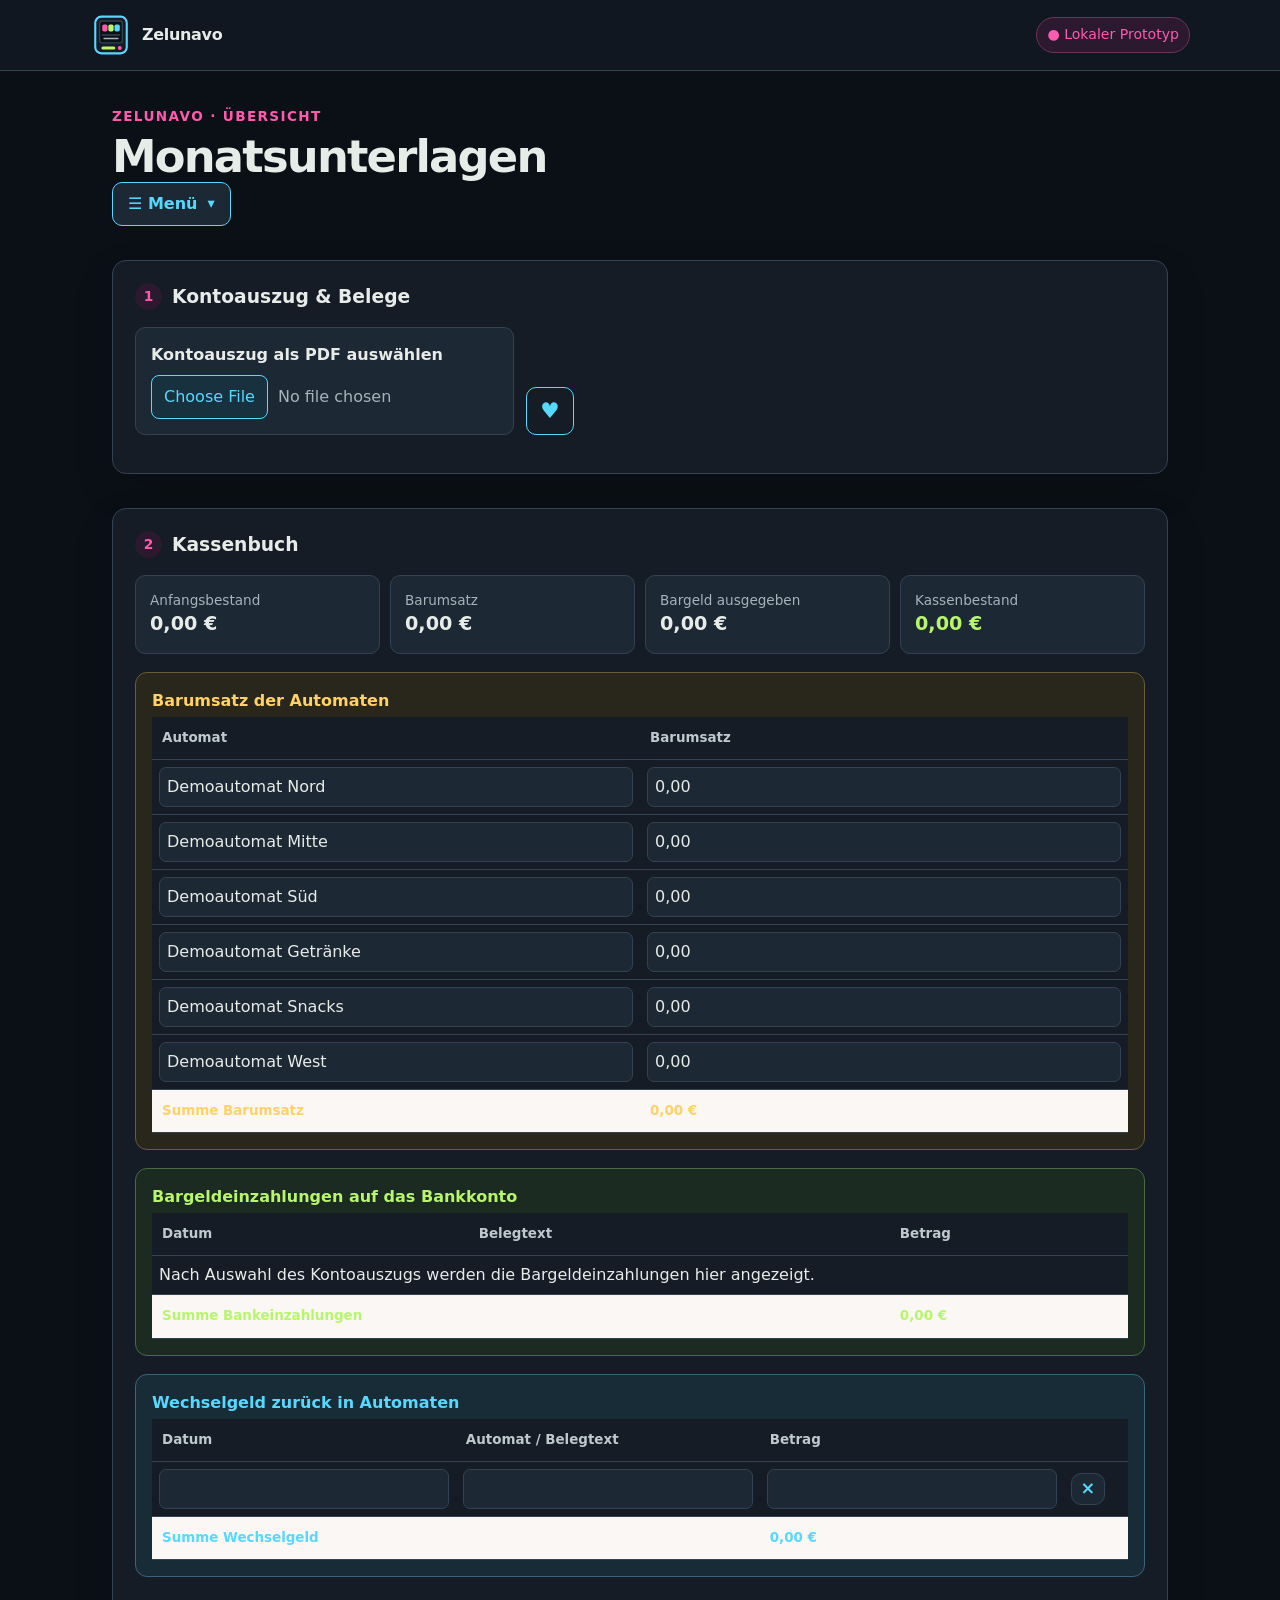
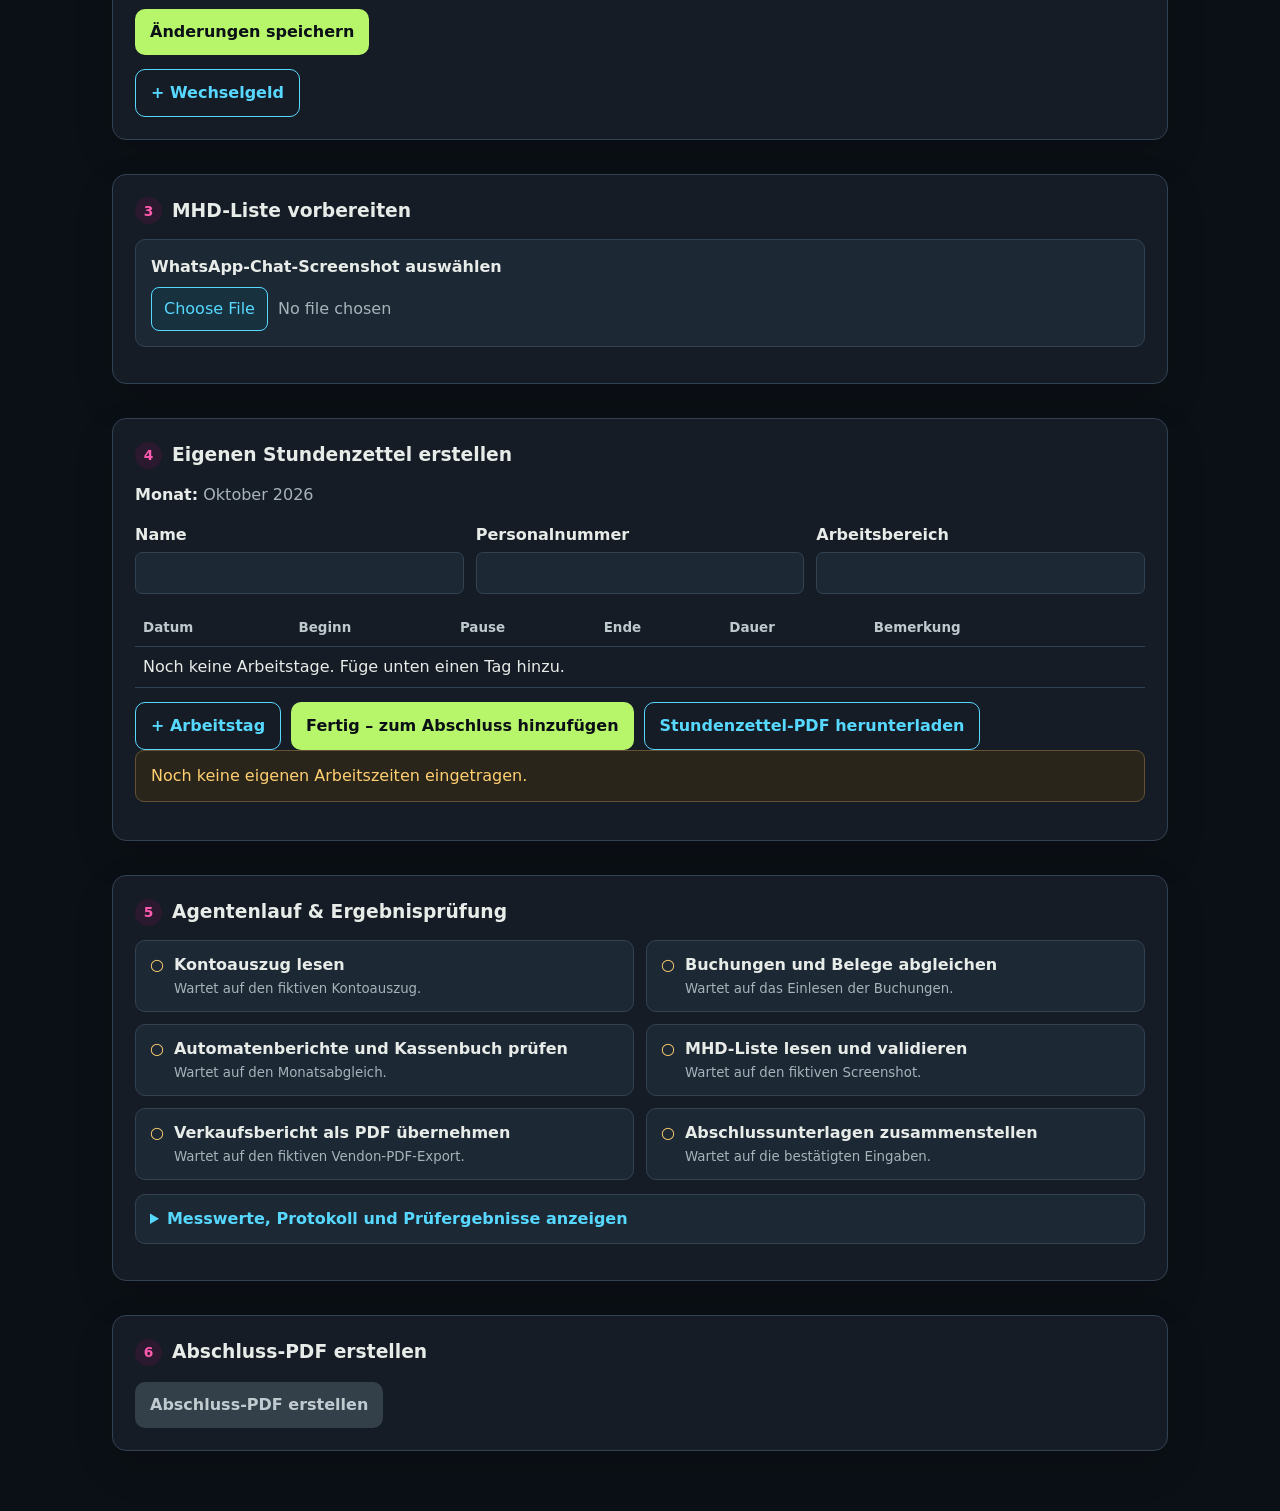
<file: github-upload/index.html>
<!doctype html>
<html lang="de">
<head>
<meta charset="utf-8"><meta name="viewport" content="width=device-width,initial-scale=1"><meta name="theme-color" content="#0B1016">
<title>Monatsbüro – Snackautomatenbetrieb</title>
<style>
:root{--ink:#332b29;--muted:#766c68;--red:#bd443d;--red-dark:#9c332e;--line:#e9dfdc;--paper:#fff;--bg:#faf7f5;--amber:#80572d}*{box-sizing:border-box}body{margin:0;color:var(--ink);background:var(--bg);font:16px/1.5 system-ui,-apple-system,"Segoe UI",sans-serif}header{background:#fff;border-bottom:1px solid var(--line);padding:14px max(22px,calc((100vw - 1100px)/2));display:flex;justify-content:space-between;align-items:center;gap:12px}.brand{display:flex;align-items:center;gap:10px;font-weight:750;letter-spacing:-.02em}.brand img{width:44px;height:38px;object-fit:contain}.local{font-size:.88rem;color:#86514b;background:#f8eeeb;padding:6px 10px;border-radius:20px}main{max-width:1100px;margin:auto;padding:35px 22px 60px}.eyebrow{font-size:.85rem;color:var(--muted);margin:0 0 6px}h1{font-size:clamp(2rem,4vw,2.8rem);line-height:1.1;letter-spacing:-.04em;margin:0}h2{font-size:1.17rem;margin:0 0 14px}.intro{color:var(--muted);max-width:670px;margin:12px 0 25px}.callout{background:#f7eeeb;border:1px solid #edddd9;border-radius:13px;padding:15px 18px;margin:20px 0 27px}.callout strong{display:block}.grid{display:grid;grid-template-columns:repeat(2,minmax(0,1fr));gap:14px}.card{background:var(--paper);border:1px solid var(--line);border-radius:14px;padding:20px;min-height:154px;display:flex;flex-direction:column;align-items:flex-start}.card-top{display:flex;align-items:center;gap:10px;margin-bottom:7px}.icon{width:34px;height:34px;border-radius:10px;background:#f8efec;color:var(--red-dark);display:grid;place-items:center;font-size:1.1rem}.card h2{margin:0}.card p{color:var(--muted);margin:0 0 14px;font-size:.94rem}.status{font-size:.82rem;color:var(--amber);margin-top:auto}.foot{font-size:.86rem;color:var(--muted);margin-top:25px}.foot strong{color:var(--ink)}button{font:inherit;border:0;border-radius:8px;background:var(--red);color:white;padding:11px 15px;cursor:pointer}button:hover{background:var(--red-dark)}button:focus-visible{outline:3px solid #e3a39c;outline-offset:2px}.sample{margin-top:34px;background:#fff;border:1px solid var(--line);border-radius:14px;padding:22px}.sample-head{display:flex;justify-content:space-between;align-items:flex-start;gap:12px;flex-wrap:wrap}.sample p{color:var(--muted);margin:0 0 16px}.table-wrap{overflow:auto}table{border-collapse:collapse;width:100%;min-width:530px}th,td{text-align:left;padding:11px 10px;border-bottom:1px solid var(--line)}th{font-size:.84rem;color:var(--muted)}.result{margin-top:15px;background:#fbf5eb;border-radius:9px;padding:13px 15px;color:#70491d}.result.ok{background:#f0f5ef;color:#456541}.result ul{margin:8px 0 0;padding-left:20px}.hidden{display:none!important}@media(max-width:680px){header{padding:12px 18px}main{padding:27px 16px 45px}.grid{grid-template-columns:1fr}.card{min-height:135px}}
.small-action{padding:4px 9px;min-width:32px;min-height:32px;font-size:1.1rem;line-height:1;border:1px solid var(--line);background:#fff;color:var(--red-dark)}.small-action:hover{background:#f8efec}
.heartbeat-button{width:48px;height:48px;padding:0;display:grid;place-items:center;font-size:1.35rem;line-height:1}
.more-tasks>summary{cursor:pointer;color:var(--muted);font-weight:650;text-underline-offset:4px}.more-tasks>summary:hover{color:var(--ink)}
.cashbook-month-picker{position:relative;margin:14px 0 18px}.cashbook-month-picker>summary{display:flex;align-items:center;gap:10px;width:max-content;max-width:100%;min-height:44px;padding:9px 15px;border:1px solid var(--blue);border-radius:10px;background:var(--raised);color:var(--blue);font-weight:750;cursor:pointer;list-style:none}.cashbook-month-picker>summary::-webkit-details-marker{display:none}.cashbook-month-picker>summary::after{content:"▾";transition:transform .18s ease}.cashbook-month-picker[open]>summary::after{transform:rotate(180deg)}.cashbook-months{display:flex;gap:8px;flex-wrap:wrap;margin:8px 0 0;padding:12px;border:1px solid var(--line);border-radius:12px;background:var(--raised)}.cashbook-months button{background:var(--raised);color:var(--ink);border:1px solid var(--line)}.cashbook-months button.active{background:var(--green);border-color:var(--green);color:var(--bg)}.cashbook-summary{display:grid;grid-template-columns:repeat(4,minmax(0,1fr));gap:10px;margin:16px 0}.cashbook-summary>div{padding:14px;border:1px solid var(--line);border-radius:10px;background:var(--bg)}.cashbook-summary span,.cashbook-summary strong{display:block}.cashbook-summary span{font-size:.85rem;color:var(--muted)}.cashbook-summary strong{font-size:1.2rem}.cashbook-note{font-size:.9rem}.cashbook-note input{max-width:120px}#cashbook-editor h3{font-size:1rem;margin:25px 0 8px}#cashbook-editor input{width:100%;min-width:105px;padding:7px;border:1px solid var(--line);border-radius:6px;font:inherit}#cashbook-editor td{padding:7px}#cashbook-editor table{min-width:650px}#cashbook-editor tfoot{background:#faf7f5}body.cashbook-view main>section.sample:not(:has(#cashbook-title)),body.cashbook-view main>details,body.cashbook-view main>.foot,body.cashbook-view main>.intro,body.cashbook-view main>.callout,body.cashbook-view main>.eyebrow,body.cashbook-view main>h1{display:none}body.cashbook-view main{max-width:1350px}body.cashbook-view #cashbook-title{scroll-margin-top:20px}@media(max-width:680px){.cashbook-summary{grid-template-columns:repeat(2,minmax(0,1fr))}}
.cashbook-group{border-radius:12px;padding:16px;margin:18px 0}.cashbook-group h3{margin:0 0 4px!important}.cashbook-group p{font-size:.88rem}.cashbook-income{background:#fff7d8}.cashbook-deposits{background:#e7f3e3}.cashbook-change{background:#e8f2f8}.cashbook-group table{background:#fff}.cashbook-group tfoot{font-weight:700}
.timesheet-meta{display:grid;grid-template-columns:repeat(3,minmax(0,1fr));gap:12px;margin:16px 0}.timesheet-meta label{display:grid;gap:5px;font-weight:600}.timesheet-meta input,.timesheet-table input{font:inherit;padding:8px;border:1px solid var(--line);border-radius:7px;min-width:0;width:100%}.timesheet-table{min-width:850px}.timesheet-table th,.timesheet-table td{padding:8px}.timesheet-table td:nth-child(5){font-weight:700;white-space:nowrap}@media(max-width:680px){.timesheet-meta{grid-template-columns:1fr}}
.demo-archive{margin-top:24px;padding:18px;border:1px solid var(--line);border-radius:11px;background:var(--bg)}.demo-archive h3{font-size:1rem;margin:0 0 8px}.demo-archive #demo-archive-list{display:grid;grid-template-columns:repeat(2,minmax(0,1fr));gap:8px}.demo-archive details{background:#fff;border:1px solid var(--line);border-radius:8px;padding:8px 11px;min-width:0}.demo-archive summary{cursor:pointer;font-weight:650}.demo-archive ul{margin:8px 0 0;padding-left:18px;overflow-wrap:anywhere;font-size:.85rem}.demo-archive button{margin-top:12px}@media(max-width:680px){.demo-archive #demo-archive-list{grid-template-columns:1fr}}
.steps{display:flex;gap:10px;flex-wrap:wrap;margin:0 0 8px;padding:0;list-style:none}.steps a{display:flex;align-items:center;gap:8px;padding:9px 12px;border:1px solid var(--line);border-radius:10px;background:#fff;text-decoration:none;color:var(--ink);font-size:.9rem}.steps a:hover{border-color:#d49b93}.step-number{display:inline-grid;place-items:center;flex:0 0 auto;width:27px;height:27px;border-radius:50%;background:#f8eeeb;color:var(--red-dark);font-weight:750;font-size:.86rem}.step-title{display:flex;align-items:center;gap:10px;margin-bottom:14px}.step-title h2{margin:0}.sample button:disabled{background:#e7dfdc;color:#756c68;cursor:not-allowed}.sample button:disabled:hover{background:#e7dfdc}.sample input[type=file]{max-width:100%;font:inherit}.sample input[type=file]::file-selector-button{font:inherit;background:#f8eeeb;color:var(--red-dark);border:1px solid #e8d4d0;border-radius:8px;padding:9px 12px;margin-right:10px;cursor:pointer}.sample a:not(.status){color:var(--red-dark);text-underline-offset:3px}.file-box{padding:15px;background:#faf7f5;border:1px solid var(--line);border-radius:10px}.file-box label{display:block;font-weight:650;margin-bottom:8px}.file-box input{display:block;width:100%}.action-group{display:flex;flex-wrap:wrap;gap:10px;margin-top:14px}.action-group button{max-width:100%}.secondary,#demo-mhd-xlsx,#demo-mhd-pdf{background:#f8eeeb;color:var(--red-dark);border:1px solid #e8d4d0}.secondary:hover,#demo-mhd-xlsx:hover,#demo-mhd-pdf:hover{background:#f2ded9}#demo-components{padding-left:24px;line-height:1.8}#demo-final-status{margin-top:14px}#demo-final-status:empty,#demo-shot-status:empty{display:none}.review-hint{font-size:.9rem}@media(max-width:680px){.steps{display:grid;grid-template-columns:1fr;gap:7px}.steps a{padding:8px 10px}.sample{padding:18px}.action-group{display:grid;grid-template-columns:1fr}.action-group button{width:100%}#demo-components{padding-left:20px}}
.agent-grid{display:grid;grid-template-columns:repeat(2,minmax(0,1fr));gap:12px;margin:14px 0}.agent-step,.eval-case{border:1px solid var(--line);border-radius:10px;padding:12px 14px;background:var(--raised)}.agent-step{display:grid;grid-template-columns:auto 1fr;gap:5px 10px;align-items:start}.agent-step .state{font-weight:800;color:var(--amber)}.agent-step[data-state="done"] .state{color:var(--green)}.agent-step[data-state="active"] .state{color:var(--blue)}.agent-step strong,.agent-step small{display:block}.agent-step small{color:var(--muted);margin-top:2px}.agent-trace{max-height:240px;overflow:auto;padding-left:20px}.agent-trace li{margin:5px 0;color:var(--muted)}.agent-metrics{display:grid;grid-template-columns:repeat(3,minmax(0,1fr));gap:9px;margin:14px 0}.agent-metrics>div{padding:12px;border:1px solid var(--line);border-radius:9px;background:var(--paper)}.agent-metrics span,.agent-metrics strong{display:block}.agent-metrics span{font-size:.82rem;color:var(--muted)}.agent-metrics strong{font-size:1.1rem}.eval-list{display:grid;gap:7px;margin:12px 0 0;padding:0;list-style:none}.eval-case{display:flex;justify-content:space-between;gap:12px;align-items:flex-start}.eval-case small{display:block;color:var(--muted);margin-top:3px}.eval-case [data-pass="true"]{color:var(--green);font-weight:800}.eval-case [data-pass="false"]{color:#ff8b8b;font-weight:800}.eval-note{font-size:.88rem;color:var(--muted)}@media(max-width:680px){.agent-grid,.agent-metrics{grid-template-columns:1fr}}
.agent-subdropdown{margin:14px 0;padding:0;border:1px solid var(--line);border-radius:10px;background:var(--raised)}.agent-subdropdown>summary{cursor:pointer;padding:12px 14px;color:var(--blue);font-weight:700}.agent-subdropdown[open]>summary{border-bottom:1px solid var(--line)}.agent-subdropdown-body{padding:0 14px 14px}#demo-components{margin:0 0 16px}#demo-components li{padding:2px 0}#demo-final-format-wrap{display:grid;gap:4px;font-weight:650;min-width:220px}#demo-final-format-wrap select{font:inherit;padding:9px 12px;border:1px solid var(--line);border-radius:8px;background:var(--raised);color:var(--ink)}#demo-final-download[hidden]~#demo-final-format-wrap,#demo-final-download[hidden]~#demo-final-format-note{display:none}#demo-final-format-note{flex-basis:100%;color:var(--muted);font-size:.82rem}#ai-match{display:none!important}</style>
<link rel="stylesheet" href="theme-dark.css?v=6">
<style>
.main-menu{margin:0 0 8px}.main-menu-dropdown{position:relative;width:max-content;max-width:100%;z-index:5}
.main-menu-dropdown>summary{display:flex;align-items:center;gap:10px;min-height:44px;padding:9px 15px;border:1px solid var(--blue);border-radius:10px;background:var(--raised);color:var(--blue);font-weight:750;cursor:pointer;list-style:none}
.main-menu-dropdown>summary::-webkit-details-marker{display:none}.main-menu-dropdown>summary::after{content:"▾";font-size:.9rem;transition:transform .18s ease}
.main-menu-dropdown[open]>summary::after{transform:rotate(180deg)}
.main-menu-dropdown>.steps{display:flex;gap:8px;flex-wrap:wrap;margin:8px 0 8px;padding:12px;border:1px solid var(--line);border-radius:12px;background:var(--raised);box-shadow:0 12px 30px rgba(0,0,0,.22)}
</style>
</head>
<body>
<header><div class="brand"><img src="zelunavo-logo.svg?v=2" alt=""><span>Zelunavo</span></div><div class="local">● Lokaler Prototyp</div></header>
<main>
<p class="eyebrow">ZELUNAVO · ÜBERSICHT</p><h1>Monatsunterlagen</h1>
<nav class="main-menu" aria-label="Hauptmenü"><details class="main-menu-dropdown"><summary>☰ Menü</summary><ol class="steps"><li><a href="#month-title">Kontoauszug</a></li><li><a href="#cashbook-title">Kassenbuch</a></li><li><a href="#mhd-form-title">MHD-Liste</a></li><li><a href="#timesheet-title">Stundenzettel</a></li><li><a href="#agent-run-title">Agentenlauf</a></li><li><a href="#final-title">Abschluss-PDF</a></li></ol></details></nav>
<section class="sample" aria-labelledby="month-title"><div class="step-title"><span class="step-number" aria-hidden="true">1</span><h2 id="month-title">Kontoauszug & Belege</h2></div>
<div style="display:flex;gap:12px;align-items:end;flex-wrap:wrap;margin:16px 0">
<select id="month" hidden aria-hidden="true" tabindex="-1"></select>
<div class="file-box"><label for="statement">Kontoauszug als PDF auswählen</label><input id="statement" type="file" accept="application/pdf,.pdf"></div><button id="demo-heartbeat" class="secondary heartbeat-button" type="button" aria-label="Demo-Heartbeat auslösen" title="Demo-Heartbeat">♥</button>
</div>

<div id="file-note" class="result hidden" aria-live="polite"></div><div id="pdf-details" hidden><pre id="pdf-text" class="hidden" style="white-space:pre-wrap;overflow:auto;max-height:300px;background:#fff;border:1px solid var(--line);border-radius:9px;padding:16px;margin-top:10px;font:14px/1.6 ui-monospace,monospace"></pre></div>
<div id="review-wrap" class="hidden" style="margin-top:20px"><h2>Buchungen aus dem PDF prüfen</h2><button id="ai-match" class="secondary" type="button" hidden>Mit Qwen prüfen</button><p id="ai-match-status" aria-live="polite"></p><div id="review-table" class="table-wrap"></div><div id="unread-lines" class="result hidden"></div><input id="extra-invoice" type="file" accept="application/pdf,.pdf" hidden><button id="confirm-statement" type="button" style="margin-top:12px">Buchungsliste bestätigen</button><div id="statement-result" class="result hidden" aria-live="polite"></div></div></section>
<section class="sample" aria-labelledby="cashbook-title"><div class="step-title"><span class="step-number">2</span><h2 id="cashbook-title">Kassenbuch</h2></div><div id="cashbook-editor"></div><div class="action-group"><button id="cashbook-add-expense" class="secondary" type="button">+ Ausgabe</button></div><p id="cashbook-status" class="hidden" aria-live="polite">Fiktive Beispieldaten, lokal in diesem Browser gespeichert.</p></section>
<section class="sample" aria-labelledby="mhd-form-title"><div class="step-title"><span class="step-number" aria-hidden="true">3</span><h2 id="mhd-form-title">MHD-Liste vorbereiten</h2></div><div class="file-box"><label for="demo-shot">WhatsApp-Chat-Screenshot auswählen</label><input id="demo-shot" type="file" accept="image/png,image/jpeg"></div><p id="demo-shot-status" aria-live="polite"></p><div id="demo-mhd-table" class="table-wrap"></div><div class="action-group"><button id="demo-mhd-apply" class="secondary" type="button" hidden>Korrekturen übernehmen</button><button id="demo-mhd-xlsx" type="button" hidden>MHD-Excel herunterladen</button><button id="demo-mhd-pdf" type="button" hidden>MHD-PDF herunterladen</button></div></section>
<section class="sample" aria-labelledby="timesheet-title" id="timesheet-section"><div class="step-title"><span class="step-number" aria-hidden="true">4</span><h2 id="timesheet-title">Eigenen Stundenzettel erstellen</h2></div><div id="timesheet-editor"></div><div class="action-group"><button id="timesheet-add" class="secondary" type="button">+ Arbeitstag</button><button id="timesheet-save" type="button">Fertig – zum Abschluss hinzufügen</button><button id="timesheet-download" class="secondary" type="button">Stundenzettel-PDF herunterladen</button></div><p id="timesheet-status" aria-live="polite">Noch keine eigenen Arbeitszeiten eingetragen.</p></section>
<section class="sample" aria-labelledby="agent-run-title"><div class="step-title" id="agent-run-title"><span class="step-number" aria-hidden="true">5</span><h2>Agentenlauf &amp; Ergebnisprüfung</h2></div><div class="agent-grid" id="agent-steps"><div class="agent-step" data-step="statement" data-state="waiting"><span class="state">○</span><div><strong>Kontoauszug lesen</strong><small>Wartet auf den fiktiven Kontoauszug.</small></div></div><div class="agent-step" data-step="invoices" data-state="waiting"><span class="state">○</span><div><strong>Buchungen und Belege abgleichen</strong><small>Wartet auf das Einlesen der Buchungen.</small></div></div><div class="agent-step" data-step="cashbook" data-state="waiting"><span class="state">○</span><div><strong>Automatenberichte und Kassenbuch prüfen</strong><small>Wartet auf den Monatsabgleich.</small></div></div><div class="agent-step" data-step="mhd" data-state="waiting"><span class="state">○</span><div><strong>MHD-Liste lesen und validieren</strong><small>Wartet auf den fiktiven Screenshot.</small></div></div><div class="agent-step" data-step="assembly" data-state="waiting"><span class="state">○</span><div><strong>Abschlussunterlagen zusammenstellen</strong><small>Wartet auf die bestätigten Eingaben.</small></div></div></div><ol id="demo-components" hidden><li>Kassenbuch – wartet auf die bestätigte Buchungsliste</li><li>MHD-Liste – wartet auf den fiktiven Screenshot</li><li>Vendon-Verkaufsbericht – fiktiver PDF-Export</li><li>Stundenzettel – simulierte Gmail-Suche</li><li>Kontoauszug – bitte auswählen</li><li>Rechnungen – simulierte Gmail-Suche</li></ol><details class="agent-subdropdown"><summary>Messwerte, Protokoll und Prüfergebnisse anzeigen</summary><div class="agent-subdropdown-body"><div class="agent-metrics" aria-label="Messwerte des aktuellen Laufs"><div><span>Buchungen erkannt</span><strong id="metric-bookings">–</strong></div><div><span>Belege zugeordnet</span><strong id="metric-invoices">–</strong></div><div><span>Automatenberichte</span><strong id="metric-reports">–</strong></div><div><span>Kassenbestand</span><strong id="metric-cash">–</strong></div><div><span>MHD-Zeilen geprüft</span><strong id="metric-mhd">–</strong></div><div><span>PDF-Seiten</span><strong id="metric-pages">–</strong></div></div><details><summary>Laufprotokoll anzeigen</summary><ol class="agent-trace" id="agent-trace" aria-live="polite"><li>Noch kein Lauf gestartet. Lade einen fiktiven Kontoauszug.</li></ol></details><hr style="border:0;border-top:1px solid var(--line);margin:22px 0"><h3>Fiktiver Prüfsatz</h3><div class="action-group"><button id="run-rule-benchmark" class="secondary" type="button">Regelwerk mit Prüffällen testen</button><button id="run-qwen-benchmark" class="secondary" type="button" hidden>Qwen lokal mit Prüffällen testen</button></div><p id="evaluation-summary" class="result" aria-live="polite">Noch kein Prüflauf ausgeführt.</p><ul id="evaluation-results" class="eval-list"></ul></div></details></section>
<section id="final-section" class="sample" aria-labelledby="final-title"><div class="step-title"><span class="step-number" aria-hidden="true">6</span><h2 id="final-title">Abschluss-PDF erstellen</h2></div><p class="status" id="final-status" aria-live="polite"></p><div id="final-list" hidden></div><div id="abschluss-local"></div><p id="demo-final-status" aria-live="polite"></p><div class="action-group"><button id="demo-final-create" type="button" disabled>Abschluss-PDF erstellen</button><button id="demo-final-download" type="button" hidden>Ausgewähltes Format herunterladen</button><button id="demo-cashbook-open" class="secondary" type="button" hidden>Kassenbuch</button><label id="demo-final-format-wrap" for="demo-final-format">Downloadformat<select id="demo-final-format"><option value="pdf">PDF · vollständige Unterlagen</option><option value="xlsx">Excel · Monatsübersicht</option><option value="csv">CSV · Monatsübersicht</option></select></label></div></section>




</main>
<input id="month-package" type="file" accept=".zip,application/zip" hidden aria-hidden="true" tabindex="-1">
<script src="demo-data.js?v=3"></script><script src="demo-kassenbuch.js?v=4"></script><script src="demo-automatendaten.js?v=2"></script><script src="demo-sales-reports.js?v=1"></script><script src="demo-sources.js?v=8"></script><script src="agent-evaluation-cases.js?v=2"></script><script src="jszip.min.js"></script><script src="pdf-lib.min.js"></script><script src="month-package.js?v=9"></script><script src="cashbook-v3.js?v=26"></script><script src="local-ai.js?v=3"></script><script defer src="theme-nav.js?v=3"></script><script defer src="timesheet-ui.js?v=8"></script><script defer src="demo-archive.js?v=3"></script><script defer src="demo_workflow.js?v=41"></script><script src="agent-run.js?v=12"></script><script src="demo-october-autoload.js?v=3"></script>
<script type="module">
import * as pdfjs from './vendor/pdfjs-6.5.438/pdf.mjs';
pdfjs.GlobalWorkerOptions.workerSrc = './vendor/pdfjs-6.5.438/pdf.worker.mjs';

const $ = selector => document.querySelector(selector);
const dataMode = () => document.querySelector('meta[name="zelunavo-data-mode"]')?.content || 'demo';
const euro = cents => new Intl.NumberFormat('de-DE', {style:'currency', currency:'EUR'}).format(cents / 100);
const esc = value => String(value).replace(/[&<>"']/g, char => ({'&':'&amp;','<':'&lt;','>':'&gt;','"':'&quot;',"'":'&#39;'}[char]));
const months = ['Januar','Februar','März','April','Mai','Juni','Juli','August','September','Oktober','November','Dezember'];
const demoFiles = [...Array.from({length:6},(_,i)=>`Zelunavo_Rechnung_Mai_2026_LB-FIK-2026-${String(301+i).padStart(3,'0')}.pdf`), ...months.slice(5,9).flatMap((name, index) => Array.from({length:6}, (_, offset) => `Zelunavo_Rechnung_${name}_2026_LB-FIK-2026-${String(index*6+1+offset).padStart(3,'0')}.pdf`)), ...['025','026'].map(number=>`Zelunavo_Rechnung_September_2026_LB-FIK-2026-${number}.pdf`)];
const amountRx = /[+-]?\s*\d{1,3}(?:[.\s]\d{3})*,\d{2}|[+-]?\s*\d+,\d{2}/g;
let bookings = [], invoices = [], resolutions = new Map(), aiChecks = new Map(), uploadIndex = null, uploadMode = 'invoice', statementName = '';

for (let year=2026; year<=2028; year++) for (let m=0; m<12; m++) {
  const option=document.createElement('option'); option.value=`${year}-${String(m+1).padStart(2,'0')}`;
  option.textContent=`${months[m]} ${year}`; if(year===2026&&m===8) option.selected=true; $('#month').append(option);
}
window.dispatchEvent(new Event('zelunavo:month-options-ready'));
function inferStatementMonth(filename) {
  const match=String(filename).match(/(Januar|Februar|März|Maerz|April|Mai|Juni|Juli|August|September|Oktober|November|Dezember)[ _-]+(20\d{2})/i);
  if(match){const monthName=match[1].toLocaleLowerCase('de-DE');const index=months.findIndex(name=>name.toLocaleLowerCase('de-DE')===monthName||(name==='März'&&monthName==='maerz'));if(index>=0)return `${match[2]}-${String(index+1).padStart(2,'0')}`}
  const numeric=String(filename).match(/(20\d{2})[-_](0[1-9]|1[0-2])/);return numeric?`${numeric[1]}-${numeric[2]}`:null;
}
function amount(value) {
  const cleaned=String(value).replace(/[€\s]/g,'').replace(/\./g,'');
  if(!/^[+-]?\d+,\d{2}$/.test(cleaned)) return null;
  return Math.round(Number(cleaned.replace(',','.'))*100);
}
async function rowsOf(file) {
  const pdf=await pdfjs.getDocument({data:new Uint8Array(await file.arrayBuffer()),disableWorker:true}).promise;
  const pages=[];
  for(let pageNo=1;pageNo<=pdf.numPages;pageNo++) {
    const pdfPage=await pdf.getPage(pageNo),content=await pdfPage.getTextContent(),viewport=pdfPage.getViewport({scale:1}),byY=new Map();
    for(const item of content.items) {
      if(!item.str?.trim()||!item.transform)continue;
      const y=Math.round(item.transform[5]); if(!byY.has(y))byY.set(y,[]);
      byY.get(y).push({x:item.transform[4],text:item.str});
    }
    const rows=[...byY.entries()].sort((a,b)=>b[0]-a[0]).map(([y,items])=>({y,items:items.sort((a,b)=>a.x-b.x)}));
    rows.width=viewport.width;rows.height=viewport.height;pages.push(rows);
  }
  return pages;
}
async function loadAutomatenberichte(month,force=false) {
  const dataMode=document.querySelector('meta[name="zelunavo-data-mode"]')?.content||'demo';
  if(dataMode==='work'&&document.querySelector('meta[name="local-token"]'))return window.loadLocalCashSales?.(month,force);
  const reports=window.zelunavoDemoSources?.automation?.reportsFor(month)||[];
  const status=document.querySelector('#automata-source-status');
  if(reports.length!==6){if(status){status.textContent='Für diesen Monat fehlen fiktive Automatenberichte.';status.classList.remove('hidden')}return}
  if(status){status.textContent='';status.classList.add('hidden')}
  try {
    const values=[];
    for(const report of reports) {
      let bytes;
      if(report.file)bytes=await report.file.arrayBuffer();
      else try {const response=await fetch(report.path);if(!response.ok)throw Error('Bericht fehlt');bytes=await response.arrayBuffer()}
      catch {if(!report.base64)throw Error(`${report.machine}: Bericht fehlt.`);bytes=Uint8Array.from(atob(report.base64),char=>char.charCodeAt(0))}
      const pages=await rowsOf(new Blob([bytes],{type:'application/pdf'}));
      const lines=pages.flatMap(page=>page.map(row=>row.items.map(item=>item.text).join(' ')));
      if(!lines.some(line=>line.includes(report.machine)))throw Error(`${report.machine}: Automatenname passt nicht.`);
      const compact=value=>value.toLocaleUpperCase('de-DE').replace(/\s+/g,'');
      const labeledAmount=label=>{
        const line=lines.find(value=>compact(value).includes(label));
        if(!line)return null;
        let normalized='',offsets=[];
        for(let index=0;index<line.length;index++)if(!/\s/.test(line[index])){normalized+=line[index].toLocaleUpperCase('de-DE');offsets.push(index)}
        const labelStart=normalized.indexOf(label);
        const start=labelStart<0?0:offsets[labelStart+label.length-1]+1;
        const matches=[...line.slice(start).matchAll(amountRx)];
        return matches.length?amount(matches[0][0]):null;
      };
      let coins=labeledAmount('MÜNZENKASSE');
      let bills=labeledAmount('SCHEINEKASSETTE');
      let total=labeledAmount('SUMMEMÜNZE+SCHEINE');
      if(coins===null||bills===null||total===null){
        const summary=lines.find(line=>line.includes('Monatssumme'));
        const amounts=[...(summary||'').matchAll(amountRx)].map(match=>amount(match[0]));
        [coins,bills,total]=amounts;
      }
      if([coins,bills,total].some(value=>value===null)||coins+bills!==total)throw Error(`${report.machine}: Münzen und Scheine stimmen nicht mit dem Barumsatz überein.`);
      values.push({name:report.machine,cents:total,coinsCents:coins,billsCents:bills,sourcePath:report.path});
    }
    const changed=window.setCashbookIncome?.(month,values,force);
    if(status){status.textContent=changed===false?'Manuell bearbeitete Barumsätze bleiben erhalten.':'';status.classList.toggle('hidden',changed!==false)}
  } catch(error) {if(status){status.textContent=`Fiktive Automatenberichte konnten nicht gelesen werden: ${error.message}`;status.classList.remove('hidden')}}
}
window.loadAutomatenberichte=loadAutomatenberichte;

function parseStatement(pages) {
  const found=[],unread=[],dateRx=/(?<!\d)\d{2}[./]\d{2}[./]\d{4}(?!\d)/;
  for(const page of pages) {
    const header=page.find(row=>row.items.some(item=>/\bbetrag\b/i.test(item.text)));
    const amountX=header?.items.find(item=>/\bbetrag\b/i.test(item.text))?.x;
    const descriptionX=header?.items.find(item=>/erl[aä]uterung|verwendungszweck|empf[aä]nger/i.test(item.text))?.x;
    const balanceX=header?.items.find(item=>/kontostand|kontoauszug|saldo/i.test(item.text))?.x ?? Infinity;
    if(amountX===undefined){unread.push('Spalte „Betrag“ nicht gefunden.');continue}
    const bookingDate=row=>{
      const items=descriptionX===undefined?row.items.filter(item=>item.x<amountX-12):row.items.filter(item=>item.x<descriptionX-3);
      return items.map(item=>item.text).join(' ').match(dateRx)?.[0]||null;
    };
    for(let i=page.indexOf(header)+1;i<page.length;i++) {
      const row=page[i],line=row.items.map(item=>item.text).join(' '),date=bookingDate(row);
      if(/monatsübersicht|monatsuebersicht/i.test(line))break;
      if(!date)continue;
      if(/anfangssaldo|endsaldo|saldo\s+vortrag/i.test(line))continue;
      const aligned=page.filter(other=>Math.abs(other.y-row.y)<=3);
      const figures=[...aligned.flatMap(other=>other.items.filter(item=>item.x>=amountX-12&&item.x<balanceX).map(item=>item.text)).join(' ').matchAll(amountRx)];
      const cents=figures.length?amount(figures.at(-1)[0]):null;
      let name=aligned.flatMap(other=>other.items.filter(item=>item.x<amountX-12).map(item=>item.text)).join(' ').replace(dateRx,' ').trim();
      for(let j=i+1;j<page.length&&!bookingDate(page[j]);j++) {
        if(/monatsübersicht|monatsuebersicht/i.test(page[j].items.map(item=>item.text).join(' ')))break;
        if(Math.abs(page[j].y-row.y)<=3)continue;
        const more=page[j].items.filter(item=>item.x<amountX-12).map(item=>item.text).join(' ').trim();
        if(more&&!/buchungstag|empfänger|verwendungszweck|betrag|kontostand|kontoauszug|saldo/i.test(more))name+=' '+more;
      }
      name=name.replace(/\s+/g,' ').trim();
      if(name&&cents!==null)found.push({date:date.replaceAll('/','.'),name,cents});else unread.push(line);
    }
  }
  return {found,unread};
}
function invoiceAmount(text) {
  const lines=text.split(/\r?\n/),label=/rechnungsbetrag|gutschriftbetrag|gesamtbetrag|endbetrag|zu zahlen|zahlbetrag|bruttobetrag|rechnungs.?summe|summe brutto/i,values=[];
  for(let i=0;i<lines.length;i++)if(label.test(lines[i])){
    const nearby=[lines[i],lines[i+1]||"",lines[i+2]||""].join(" ");
    values.push(...[...nearby.matchAll(amountRx)].map(match=>amount(match[0])).filter(value=>value!==null));
  }
  if(values.length)return values.at(-1);
  const all=[...text.matchAll(amountRx)].map(match=>amount(match[0])).filter(value=>value!==null);
  return all.length===1?all[0]:null;
}
function key(text) {
  const month=months.findIndex(name=>new RegExp(name,'i').test(text)),year=text.match(/20\d{2}/)?.[0];
  if(month>=0&&year)return `${year}-${String(month+1).padStart(2,'0')}`;
  const date=text.match(/\b\d{1,2}[./](\d{1,2})[./](20\d{2})\b/);
  return date?`${date[2]}-${date[1].padStart(2,'0')}`:null;
}
function words(text) {
  return [...new Set((text.toLowerCase().normalize('NFD').replace(/[\u0300-\u036f]/g,'').match(/[a-z0-9]{4,}/g)||[])
    .filter(word=>!['rechnung','rechnungsnummer','betrag','gesamtbetrag','gmbh','euro','fiktiv','zelunavo','verwendungszweck','zahlung','2026'].includes(word)))];
}
function invoiceWarnings(booking,invoice,sourceInvoices=invoices) {
  const warnings=[];
  const bankReferences=[...(String(booking.name||'').matchAll(/LB[-./ ]?FIK[-./ ]?20\d{2}[-./ ]?\d{3,}/gi))].map(match=>match[0].replace(/[^a-z0-9]/gi,'').toLowerCase());
  const documentNumbers=(invoice.numbers||[invoice.number].filter(Boolean)).map(value=>String(value).replace(/[^a-z0-9]/gi,'').toLowerCase());
  if(bankReferences.length&&documentNumbers.length&&!bankReferences.some(reference=>documentNumbers.includes(reference)))warnings.push('Rechnungsnummer widerspricht der Buchungsreferenz');
  if(documentNumbers.length>1)warnings.push('Mehrere Rechnungsnummern in einer PDF');
  const normalizedText=String(invoice.text||'').toLocaleLowerCase('de-DE');
  if(booking.cents<0&&/\b(gutschrift|stornorechnung|credit note|storno)\b/i.test(normalizedText))warnings.push('Gutschrift oder Stornobeleg passt nicht zu einer Lastschrift');
  if(/\b(storniert|entwertet|gegenstandslos|ungültig|ungueltig)\b/i.test(normalizedText))warnings.push('Beleg ist als ungültig oder storniert gekennzeichnet');
  if(/\b(?:usd|chf|gbp)\b|\$/i.test(normalizedText))warnings.push('Fremdwährung muss manuell geprüft werden');
  const labeledCents=pattern=>{
    const lines=String(invoice.text||'').split(/\r?\n/);let value=null;
    for(let i=0;i<lines.length;i++)if(pattern.test(lines[i])){
      const own=[...lines[i].matchAll(amountRx)].map(match=>amount(match[0])).filter(item=>item!==null),nearby=own.length?own:[...(lines[i+1]||'').matchAll(amountRx)].map(match=>amount(match[0])).filter(item=>item!==null),values=nearby;
      if(values.length)value=values.at(-1);
    }
    return value;
  };
  const net=labeledCents(/\b(?:zwischensumme|netto(?:betrag)?)\b/i),tax=labeledCents(/\b(?:umsatzsteuer|mehrwertsteuer|mwst|ust)\b/i),gross=labeledCents(/\b(?:gesamtbetrag|rechnungsbetrag|bruttobetrag|endbetrag|zahlbetrag)\b/i);
  if(net!==null&&tax!==null&&gross!==null&&Math.abs(net+tax-gross)>1)warnings.push('Netto-, Steuer- und Bruttobetrag sind rechnerisch widersprüchlich');
  const genericSupplierWords=new Set(['service','services','technikservice','lieferant','lieferanten','handel','betrieb','betriebe','gmbh','kg','ug','ag','deutschland','einkauf','rechnung','firma']);
  const supplierTokens=words(invoice.supplier||'').filter(word=>!genericSupplierWords.has(word));
  const bookingTokens=words(booking.name||'');
  if(invoice.supplier&&supplierTokens.length&&!supplierTokens.some(word=>bookingTokens.includes(word)))warnings.push('Rechnungssteller passt nicht zum Buchungstext');
  const dataMode=document.querySelector('meta[name="zelunavo-data-mode"]')?.content||'demo';
  const expectedRecipient=(dataMode==='demo'?'zelunavo':String(window.zelunavoLocalBusinessName||'')).trim().toLocaleLowerCase('de-DE').normalize('NFD').replace(/[\u0300-\u036f]/g,'');
  const actualRecipient=String(invoice.recipient||'').toLocaleLowerCase('de-DE').normalize('NFD').replace(/[\u0300-\u036f]/g,'');
  if(expectedRecipient&&invoice.recipient&&!actualRecipient.includes(expectedRecipient))warnings.push('Rechnungsempfaenger passt nicht zum Unternehmen');
  if(invoice.number&&sourceInvoices.some(other=>other!==invoice&&other.number===invoice.number))warnings.push(`Rechnungsnummer ${invoice.number} kommt mehrfach vor`);
  return warnings;
}
function footerAmountByColumn(pages,side) {
  for(let i=pages.length-1;i>=0;i--) {
    const page=pages[i],width=page.width||612,height=page.height||792;
    const lines=page.filter(row=>row.y<=height*0.3).map(row=>row.items.filter(item=>side==='left'?item.x<=width*0.55:item.x>=width*0.45).map(item=>item.text).join(' '));
    const currencyValues=lines.filter(line=>/\bEUR\b|€/i.test(line)).flatMap(line=>[...line.matchAll(amountRx)].map(match=>amount(match[0])).filter(value=>value!==null));
    const preferred=[...new Set(currencyValues)];
    if(preferred.length===1)return preferred[0];
    if(preferred.length>1)return null;
    const values=lines.flatMap(line=>[...line.matchAll(amountRx)].map(match=>amount(match[0])).filter(value=>value!==null));
    const unique=[...new Set(values)];
    if(unique.length===1)return unique[0];
    if(unique.length>1)return null;
  }
  return null;
}
function footerAmountFromBottomTable(pages) {
  for(let i=pages.length-1;i>=0;i--) {
    const page=pages[i],height=page.height||792;
    const rows=page.filter(row=>row.y<=height*0.48).sort((a,b)=>a.y-b.y);
    for(const row of rows) {
      const line=row.items.map(item=>item.text).join(' ');
      const values=[...line.matchAll(amountRx)].map(match=>amount(match[0])).filter(value=>value!==null);
      if(values.length)return values.at(-1);
    }
  }
  return null;
}
function invoiceParties(pages) {
  const page=pages[0];if(!page)return {supplier:'',recipient:''};
  const width=page.width||612;
  const valueBelow=(label,side)=>{
    const header=page.find(row=>row.items.some(item=>new RegExp(`^${label}$`,'i').test(item.text.trim())));
    if(!header)return '';
    const next=page.filter(row=>row.y<header.y&&header.y-row.y<=38&&row.items.length).sort((a,b)=>b.y-a.y)[0];
    if(!next)return '';
    const split=width*.49;
    return next.items.filter(item=>side==='left'?item.x<split:item.x>=split).map(item=>item.text).join(' ').replace(/\s+/g,' ').trim();
  };
  let supplier=valueBelow('Rechnungssteller','left');
  const recipient=valueBelow('Rechnungsempf(?:aenger|änger)','right');
  if(/^fiktive?\s+rechnungsstellerangaben\b/i.test(supplier))supplier='';
  return {supplier,recipient};
}
async function readInvoice(file,name=file.name) {
  const pages=await rowsOf(file);
  const text=pages.flatMap(page=>page.map(row=>row.items.map(item=>item.text).join(' '))).join('\n');
  const numberMatches=[...text.matchAll(/(?:rechnungsnummer|rechnungsnr\.?|belegnummer)\s*[:#]?\s*([A-Z0-9][A-Z0-9/-]{4,})|\b(LB-FIK-20\d{2}-\d{3,})\b/gi)].map(match=>match[1]||match[2]);
  const filenameNumber=name.match(/LB-FIK-20\d{2}-\d+/i)?.[0]||null;
  const number=numberMatches[0]||filenameNumber;
  const lines=text.split('\n'),dateIndex=lines.findIndex(line=>/rechnungsdatum|leistungszeitraum|rechnungsmonat/i.test(line));
  const dateSnippet=dateIndex>=0?lines.slice(dateIndex,dateIndex+4).join(' '):'';
  const invoiceDate=dateSnippet.match(/\b\d{1,2}[./]\d{1,2}[./]20\d{2}\b/)?.[0]||null;
  const dateLine=dateIndex>=0?lines[dateIndex]:'';
  // Erkenne bekannte Beleglayouts anhand der Position des Summenfelds,
  // ohne konkrete Anbieter im öffentlichen Demo-Code zu benennen.
  const footerCandidates=[
    footerAmountByColumn(pages,'left'),
    footerAmountByColumn(pages,'right'),
    footerAmountFromBottomTable(pages)
  ].filter(value=>value!==null);
  const distinctFooterAmounts=[...new Set(footerCandidates)];
  const footerAmount=distinctFooterAmounts.length===1?distinctFooterAmounts[0]:null;
  const amountSource=footerAmount!==null?'footer-layout':'text-label';
  const parties=invoiceParties(pages);
  return {name,cents:footerAmount??invoiceAmount(text),amountSource,text,number,numbers:[...new Set([...numberMatches,...(filenameNumber?[filenameNumber]:[])])],supplier:parties.supplier,recipient:parties.recipient,invoiceDate,month:key(dateLine||'')||key(name),file};
}
async function loadDemoInvoices(month=$('#month').value) {
  const loaded=[];
  const dataMode=document.querySelector('meta[name="zelunavo-data-mode"]')?.content||'demo';
  if(dataMode==='work'&&!Array.isArray(window.gmailInvoiceFiles))throw Error('Arbeitsmodus: Öffne zuerst die Gmail-Belegprüfung für diesen Monat. Demorechnungen bleiben ausgeschlossen.');
  if(dataMode==='work'&&Array.isArray(window.gmailInvoiceFiles)){
    for(const source of window.gmailInvoiceFiles){
      try{
        const bytes=Uint8Array.from(atob(source.data),char=>char.charCodeAt(0));
        const invoice=await readInvoice(new Blob([bytes],{type:'application/pdf'}),source.name);
        invoice.gmailReview=!!source.needsReview;invoice.gmailCategory=source.category||'';invoice.reviewReason=source.reason||'';loaded.push(invoice);
      }catch(error){console.warn('Lokale Gmail-PDF konnte nicht gelesen werden:',source.name,error)}
    }
    invoices=loaded;
    return;
  }
    const monthPackage=window.zelunavoMonthPackages?.[month];
  const monthlyFiles=monthPackage?.invoices;
  if(monthlyFiles){
    const manualOnly=monthPackage.manualUploadOnly||[];
    for(const file of monthlyFiles){if(manualOnly.some(reference=>file.name.includes(reference)))continue;try{loaded.push(await readInvoice(file,file.name))}catch(error){console.warn('Fiktive Monatsrechnung nicht lesbar:',file.name,error)}}
    invoices=loaded;
    if(!loaded.length)throw Error(`Im Monats-ZIP ${month} wurde keine lesbare Rechnung gefunden.`);
    return;
  }
  for(const name of demoFiles) {
    try {
      const encoded=window.demoInvoiceData?.[name];
      if(!encoded)continue;
      const bytes=Uint8Array.from(atob(encoded),char=>char.charCodeAt(0));
      loaded.push(await readInvoice(new Blob([bytes],{type:'application/pdf'}),name));
    } catch(error) { /* An unreadable example stays out of the match list. */ }
  }
  invoices=loaded;
  if(!loaded.length) $('#file-note').textContent+=' Automatische Rechnungssuche nicht verfügbar. Prüfe, ob demo-data.js neben der HTML-Datei liegt.';
}
function rankCandidates(booking,sourceInvoices=invoices,targetMonth=$('#month').value,excluded=new Set()) {
  return sourceInvoices.filter(invoice=>!excluded.has(invoice.name)&&invoice.cents!==null&&Math.abs(invoice.cents)===Math.abs(booking.cents)).map(invoice=>{
    const numberMatch=!!invoice.number&&booking.name.toLowerCase().includes(invoice.number.toLowerCase());
    const shared=words(booking.name).filter(word=>words(invoice.text+' '+invoice.name).includes(word));
    const sameMonth=invoice.month===targetMonth;
    const differentMonth=!!invoice.month&&!sameMonth&&!numberMatch;
    const warnings=invoiceWarnings(booking,invoice,sourceInvoices);
    return {invoice,numberMatch,shared,sameMonth,differentMonth,warnings,score:(numberMatch?100:0)+shared.length*12+(sameMonth?5:0)};
  }).filter(match=>!match.differentMonth).sort((a,b)=>b.score-a.score);
}
function candidates(booking) { return rankCandidates(booking); }
function aiCandidates(booking) {
  const bookingWords=words(booking.name), targetMonth=$('#month').value;
  return invoices.filter(invoice=>!invoice.gmailReview||['rechnung','pruefen'].includes(invoice.gmailCategory)).map(invoice=>{
    const allWords=words((invoice.text||'')+' '+invoice.name),numberMatch=!!invoice.number&&booking.name.toLowerCase().includes(invoice.number.toLowerCase());
    const shared=bookingWords.filter(word=>allWords.includes(word));
    const sameMonth=invoice.month===targetMonth;
    const sameAmount=invoice.cents!==null&&Math.abs(invoice.cents)===Math.abs(booking.cents);
    return {invoice,numberMatch,shared,sameMonth,sameAmount,score:(numberMatch?100:0)+shared.length*14+(sameAmount?8:0)+(sameMonth?5:0)};
  }).sort((a,b)=>b.score-a.score);
}
const isCashDeposit=booking=>booking.cents>0&&!/\bscheck/i.test(booking.name)&&/\b(?:kasse\s+an\s+bank|(?:sb[\s-]*)?bar(?:geld)?[\s-]*einzahlung(?:en)?|(?:sb[\s-]*)?einzahlung(?:en)?[\s-]+(?:von[\s-]+)?bar(?:geld)?|sb[\s-]*einzahlung(?:en)?)\b/i.test(booking.name);
function ruleResult(booking,sourceInvoices=invoices,targetMonth=$('#month').value,excluded=new Set()) {
  if(isCashDeposit(booking))return {label:'Bargeldeinzahlung – ins Kassenbuch übernommen',invoice:null,done:true};
  const hits=rankCandidates(booking,sourceInvoices,targetMonth,excluded),best=hits[0];
  if(!best)return {label:'Kein passender Beleg gefunden',invoice:null,done:false};
  if(hits[1]?.score===best.score)return {label:'Mehrere mögliche Belege – bitte prüfen',invoice:best.invoice,done:false};
  if(best.warnings.length)return {label:`Prüfen: ${best.warnings.join(' · ')}`,invoice:best.invoice,done:false,warning:best.warnings.join(' · ')};
  if(best.invoice.gmailReview){if(!best.numberMatch&&!best.shared.length)return {label:'Gmail-Beleg ohne passenden Buchungstext – nicht zugeordnet',invoice:null,done:false};return {label:`Gmail-Prüfvorschlag: ${best.invoice.name}`,invoice:best.invoice,done:false};}
  if(best.numberMatch||best.shared.length)return {label:`Vorschlag: ${best.invoice.name}`,invoice:best.invoice,done:true};
  return {label:`Unsicher: ${best.invoice.name}`,invoice:best.invoice,done:false};
}
function previouslyAssigned(index) {
  const used=new Set();
  for(let i=0;i<index;i++){const prior=resultFor(bookings[i],i,used);if(prior.done&&prior.invoice)used.add(prior.invoice.name)}
  return used;
}
function notifyAiReview(){
  const detail=bookings.map((booking,index)=>({index,date:booking.date,text:booking.name.slice(0,600),cents:booking.cents,candidates:aiCandidates(booking).map(hit=>({name:hit.invoice.name,cents:hit.invoice.cents===null?null:Math.abs(hit.invoice.cents),month:hit.invoice.month,invoice_date:hit.invoice.invoiceDate||'',number:hit.invoice.number||'',review:!!hit.invoice.gmailReview,text:hit.invoice.text.slice(0,450)}))})).filter(item=>!isCashDeposit(bookings[item.index])&&resolutions.get(item.index)?.kind!=='known-no-receipt'&&item.candidates.length);
  window.dispatchEvent(new CustomEvent('zelunavo:statement-ready',{detail}));
}
function resultFor(booking,index,assigned=null) {
  if(isCashDeposit(booking))return {label:'Bargeldeinzahlung – ins Kassenbuch übernommen',invoice:null,done:true};
  const used=assigned||previouslyAssigned(index);
  const manual=resolutions.get(index);
  if(manual?.kind==='known-no-receipt')return {label:manual.reason||'Wiederkehrende Buchung – Nachweis wird nicht benötigt',invoice:null,done:true};
  if(manual?.kind==='ignored')return {label:'Ignoriert',invoice:null,done:true};
  if(manual?.kind==='physical')return {label:'Originalbeleg später in Papierform beilegen',invoice:null,done:true};
  if(manual?.kind==='other-proof')return {label:`Sonstiger Nachweis hinzugefügt: ${manual.invoice.name}`,invoice:manual.invoice,done:true};
  if(manual?.kind==='upload')return used.has(manual.invoice.name)?{label:`Beleg bereits einer anderen Buchung zugeordnet – bitte prüfen`,invoice:null,done:false}:{label:`Beleg ergänzt: ${manual.invoice.name}`,invoice:manual.invoice,done:true};
  if(manual?.kind==='candidate')return used.has(manual.invoice.name)?{label:'Dieser Beleg ist bereits einer anderen Position zugeordnet.',invoice:null,done:false}:{label:`Beleg dieser Buchung zugeordnet: ${manual.invoice.name}`,invoice:manual.invoice,done:true};
  const ai=aiChecks.get(index);
  if(ai){
    const match=aiCandidates(booking).find(hit=>hit.invoice.name===ai.invoice_name&&!used.has(hit.invoice.name));
    if(!match){const rule=ruleResult(booking,invoices,$('#month').value,used);return rule.done?rule:{label:`Qwen: kein sicherer Beleg – ${ai.reason}`,invoice:null,done:false};}
    const warnings=invoiceWarnings(booking,match.invoice,invoices);
    if(warnings.length)return {label:`Qwen zur Prüfung: ${warnings.join(' · ')}`,invoice:match.invoice,done:false,warning:warnings.join(' · ')};
    const trusted=ai.confidence==='hoch'&&(match.numberMatch||match.shared.length>0);
    if(!trusted){const rule=ruleResult(booking,invoices,$('#month').value,used);if(rule.done)return rule;}
    return {label:`Qwen ${trusted?'bestätigt':'unsicher'}: ${match.invoice.name} – ${ai.reason}`,invoice:match.invoice,done:trusted};
  }
  return ruleResult(booking,invoices,$('#month').value,used);
}
window.addEventListener('zelunavo:run-rule-benchmark',()=>{
  const invoice=(name,number,month,text,cents)=>({name,number,month,text,cents});
  const one=invoice('FIKTIV_Mai_Fjordmarkt_101.pdf','LB-FIK-2026-101','2026-05','Rechnung Fjordmarkt Nord Demo',485000);
  const current=invoice('FIKTIV_Juni_Fjordmarkt_102.pdf','LB-FIK-2026-102','2026-06','Rechnung Fjordmarkt Nord Demo',485000);
  const decoy=invoice('FIKTIV_Juni_Seeblick_103.pdf','LB-FIK-2026-103','2026-06','Rechnung Seeblick Handel Demo',485000);
  const twinA=invoice('FIKTIV_Juli_Kiesel_201.pdf','LB-FIK-2026-201','2026-07','Rechnung Kiesel Einkauf Demo',7290);
  const twinB=invoice('FIKTIV_Juli_Kiesel_202.pdf','LB-FIK-2026-202','2026-07','Rechnung Kiesel Einkauf Demo',7290);
  const september=invoice('FIKTIV_September_Berglicht_301.pdf','LB-FIK-2026-301','2026-09','Rechnung Berglicht Bürobedarf Demo',12990);
  const cases=[];
  function check(id,title,booking,rows,month,expected,excluded=new Set()){
    const result=ruleResult(booking,rows,month,excluded);
    let passed=false,actual='';
    if(expected.kind==='match'){passed=!!result.done&&result.invoice?.name===expected.name;actual=result.invoice?.name||'kein Treffer'}
    else if(expected.kind==='ambiguous'){passed=!result.done&&result.label.includes('Mehrere mögliche');actual=result.label}
    else if(expected.kind==='uncertain'){passed=!result.done&&result.label.startsWith('Unsicher:');actual=result.label}
    else if(expected.kind==='missing'){passed=!result.done&&!result.invoice;actual=result.label}
    else if(expected.kind==='deposit'){passed=result.done&&!result.invoice&&result.label.startsWith('Bargeldeinzahlung');actual=result.label}
    cases.push({id,title,passed,expected:expected.name||expected.kind,actual});
    return result;
  }
  check('cross-month','Gleicher Betrag: Juni-Text schlägt Mai-Kandidat',{date:'12.06.2026',name:'Fjordmarkt Nord LB-FIK-2026-102',cents:-485000},[one,current,decoy],'2026-06',{kind:'match',name:current.name});
  check('number-ref','Vorperiodenbeleg bleibt mit passender Rechnungsnummer zulässig',{date:'12.06.2026',name:'Ausgleich LB-FIK-2026-101',cents:-485000},[one,current],'2026-06',{kind:'match',name:one.name});
  check('ambiguous','Zwei gleich plausible Belege werden nicht automatisch bestätigt',{date:'18.07.2026',name:'Kiesel Einkauf',cents:-7290},[twinA,twinB],'2026-07',{kind:'ambiguous'});
  check('amount-only','Gleicher Betrag ohne Textbezug bleibt unsicher',{date:'18.09.2026',name:'Unbekannter Branchenservice Auftrag',cents:-12990},[september],'2026-09',{kind:'uncertain'});
  check('wrong-month','Beleg eines anderen Monats ohne Referenz wird ausgeschlossen',{date:'03.09.2026',name:'Berglicht Bürobedarf',cents:-485000},[one],'2026-09',{kind:'missing'});
  check('wrong-amount','Abweichender Betrag wird ausgeschlossen',{date:'03.09.2026',name:'Berglicht Bürobedarf',cents:-13000},[september],'2026-09',{kind:'missing'});
  check('missing','Fehlender Beleg blockiert die automatische Zuordnung',{date:'25.09.2026',name:'Werkstatt ohne Rechnung',cents:-6400},[],'2026-09',{kind:'missing'});
  check('deposit','Kasse an Bank wird als Bargeldeinzahlung erkannt',{date:'26.09.2026',name:'Kasse an Bank',cents:50000},[september],'2026-09',{kind:'deposit'});
  const first={date:'01.09.2026',name:'Berglicht Bürobedarf LB-FIK-2026-301',cents:-12990};
  const second={date:'02.09.2026',name:'Berglicht Bürobedarf LB-FIK-2026-301',cents:-12990};
  const firstResult=ruleResult(first,[september],'2026-09');
  const uniqueResult=ruleResult(second,[september],'2026-09',new Set(firstResult.invoice?[firstResult.invoice.name]:[]));
  cases.push({id:'no-reuse',title:'Eine Rechnung wird nicht zwei Buchungen zugeordnet',passed:!!firstResult.done&&!uniqueResult.done&&!uniqueResult.invoice,expected:'Beleg maximal einmal',actual:uniqueResult.invoice?.name||uniqueResult.label});
  const integrityCases=[
    {id:'reference-conflict',title:'Widersprüchliche Rechnungsnummer zur Bankreferenz',booking:{date:'18.09.2026',name:'Fjordmarkt Nord LB-FIK-2026-912',cents:-485000},invoice:invoice('Fjordmarkt_911.pdf','LB-FIK-2026-911','2026-09','Rechnung Fjordmarkt Nord LB-FIK-2026-911',485000),warning:'Buchungsreferenz'},
    {id:'credit-note-on-debit',title:'Gutschrift zu einer Lastschrift offenhalten',booking:{date:'18.09.2026',name:'Fjordmarkt Nord Zutaten',cents:-485000},invoice:invoice('Fjordmarkt_Gutschrift.pdf','LB-FIK-2026-912','2026-09','Gutschrift Fjordmarkt Nord LB-FIK-2026-912 Gesamtbetrag 4.850,00 EUR',485000),warning:'Gutschrift'},
    {id:'broken-tax-total',title:'Netto, Steuer und Brutto rechnerisch prüfen',booking:{date:'18.09.2026',name:'Fjordmarkt Nord Zutaten',cents:-490000},invoice:invoice('Fjordmarkt_Summenfehler.pdf','LB-FIK-2026-913','2026-09','Rechnung Fjordmarkt Nord LB-FIK-2026-913\nZwischensumme 4.000,00 EUR\nUmsatzsteuer 19% 760,00 EUR\nRechnungsbetrag 4.900,00 EUR',490000),warning:'rechnerisch widersprüchlich'},
    {id:'foreign-currency',title:'Fremdwährung zur manuellen Prüfung zurückhalten',booking:{date:'18.09.2026',name:'Fjordmarkt Nord Zutaten',cents:-485000},invoice:invoice('Fjordmarkt_USD.pdf','LB-FIK-2026-914','2026-09','Rechnung Fjordmarkt Nord LB-FIK-2026-914 Gesamtbetrag 4.850,00 USD',485000),warning:'Fremdwährung'},
    {id:'cancelled-invoice',title:'Ungültig markierte Rechnung nicht automatisch verwenden',booking:{date:'18.09.2026',name:'Fjordmarkt Nord Zutaten',cents:-485000},invoice:invoice('Fjordmarkt_Storno.pdf','LB-FIK-2026-915','2026-09','Rechnung Fjordmarkt Nord LB-FIK-2026-915 STORNIERT Gesamtbetrag 4.850,00 EUR',485000),warning:'storniert'},
    {id:'multi-invoice-pdf',title:'PDF mit mehreren Rechnungsnummern mehrdeutig behandeln',booking:{date:'18.09.2026',name:'Fjordmarkt Nord Zutaten LB-FIK-2026-916',cents:-485000},invoice:Object.assign(invoice('Fjordmarkt_SammelPDF.pdf','LB-FIK-2026-916','2026-09','Rechnung Fjordmarkt Nord LB-FIK-2026-916 und LB-FIK-2026-917 Gesamtbetrag 4.850,00 EUR',485000),{numbers:['LB-FIK-2026-916','LB-FIK-2026-917']}),warning:'Mehrere Rechnungsnummern'}
  ];
  for(const fixture of integrityCases){
    const result=ruleResult(fixture.booking,[fixture.invoice],'2026-09');
    const passed=!result.done&&result.label.toLowerCase().includes(fixture.warning.toLowerCase());
    cases.push({id:fixture.id,title:fixture.title,passed,expected:`Warnung: ${fixture.warning}`,actual:result.label});
  }
  for(const fixture of window.zelunavoEvaluationFixtures?.months||[]){
    const priorMonth=`2026-${String(Number(fixture.month.slice(5))-1).padStart(2,'0')}`;
    const right=invoice(`Zelunavo_Rechnung_${fixture.month}_${fixture.invoice}.pdf`,fixture.invoice,fixture.month,`Rechnung ${fixture.merchant} ${fixture.invoice}`,fixture.amount);
    const wrongVendor=invoice(`Zelunavo_Rechnung_${fixture.month}_Falsch.pdf`,`LB-FIK-${fixture.month}-${fixture.invoice.slice(-3)}`,fixture.month,`Rechnung ${fixture.decoy}`,fixture.amount);
    const prior=invoice(`Zelunavo_Rechnung_${priorMonth}_Vorperiode.pdf`,`LB-FIK-${priorMonth}-999`,priorMonth,`Rechnung ${fixture.merchant}`,fixture.amount);
    const date=`15.${fixture.month.slice(5)}.2026`,book=(text,cents=-fixture.amount)=>({date,name:text,cents});
    check(`${fixture.month}-same-month`,`Monatsfall ${fixture.month}: gleicher Betrag mit richtigem Lieferant`,book(`${fixture.merchant} ${fixture.invoice}`),[right,wrongVendor],fixture.month,{kind:'match',name:right.name});
    check(`${fixture.month}-same-amount-wrong-vendor`,`Fehlerfall ${fixture.month}: gleicher Betrag, falscher Lieferant`,book(fixture.merchant),[wrongVendor],fixture.month,{kind:'uncertain'});
    check(`${fixture.month}-prior-ref`,`Monatsfall ${fixture.month}: Vorperiodenbeleg mit expliziter Nummer`,book(`Ausgleich ${prior.number}`),[prior],fixture.month,{kind:'match',name:prior.name});
    check(`${fixture.month}-prior-no-ref`,`Fehlerfall ${fixture.month}: Vorperiodenbeleg ohne Nummer`,book(fixture.merchant),[prior],fixture.month,{kind:'missing'});
    check(`${fixture.month}-wrong-amount`,`Fehlerfall ${fixture.month}: falscher Rechnungsbetrag`,book(`${fixture.merchant} ${fixture.invoice}`,-fixture.amount-1),[right],fixture.month,{kind:'missing'});
    check(`${fixture.month}-missing`,`Fehlerfall ${fixture.month}: fehlende Rechnung bleibt offen`,book(`${fixture.merchant} fehlender Beleg`),[],fixture.month,{kind:'missing'});
    check(`${fixture.month}-deposit`,`Monatsfall ${fixture.month}: Kasse an Bank ohne Rechnungsbeleg`,{date,name:'Kasse an Bank',cents:fixture.amount},[right],fixture.month,{kind:'deposit'});
    const firstMonthBooking=book(`${fixture.merchant} ${fixture.invoice}`),secondMonthBooking={...firstMonthBooking,date:`16.${fixture.month.slice(5)}.2026`};
    const matched=ruleResult(firstMonthBooking,[right],fixture.month),duplicate=ruleResult(secondMonthBooking,[right],fixture.month,new Set(matched.invoice?[matched.invoice.name]:[]));
    cases.push({id:`${fixture.month}-duplicate`,title:`Fehlerfall ${fixture.month}: doppelte Zuordnung blockiert`,passed:!!matched.done&&!duplicate.done&&!duplicate.invoice,expected:'ein Beleg nur einmal',actual:duplicate.invoice?.name||duplicate.label});
  }
  const passed=cases.filter(item=>item.passed).length;
  window.dispatchEvent(new CustomEvent('zelunavo:rule-benchmark-results',{detail:{label:'Regelwerk · fiktiver Mehrmonats-Prüfsatz',passed,total:cases.length,results:cases.map(item=>({...item,detail:`Soll: ${item.expected} · Ist: ${item.actual}`}))}}));
});
window.dispatchEvent(new Event('zelunavo:run-rule-benchmark'));
function render() {
  const openBookings=bookings.map((booking,index)=>({booking,index,result:resultFor(booking,index)})).filter(item=>!item.result.done);
  const openSummary=openBookings.length?`<section class="result open-booking-summary" aria-label="Offene Kontoauszugspositionen"><strong>${openBookings.length} offene Position(en) – Originaltext aus dem Kontoauszug</strong><ol>${openBookings.map(({booking,index,result})=>`<li><div><strong>Position ${index+1} · ${esc(booking.date)} · ${esc(euro(booking.cents))}</strong><br><span>${esc(booking.name)}</span><br><small>${esc(result.label)}</small></div><div><button type="button" class="small-action" data-action="upload" data-index="${index}" title="Rechnung lokal für diese Position hinzufügen" aria-label="Rechnung lokal für Position ${index+1} hinzufügen">＋ Rechnung</button><button type="button" class="small-action" data-action="other-upload" data-index="${index}" title="Sonstigen Nachweis wie Kassenzettel oder PayPal-Beleg lokal hinzufügen" aria-label="Sonstigen Nachweis für Position ${index+1} hinzufügen">＋ Kassenzettel / PayPal</button></div></li>`).join('')}</ol><small>Manuell bestätigte Monatsreferenzen werden lokal für künftige Qwen-Prüfungen verwendet.</small></section>`:`<p class="result open-booking-summary">Alle Kontoauszugspositionen sind geklärt.</p>`;
  $('#review-table').innerHTML=`${openSummary}<table><thead><tr><th>Datum</th><th>Empfänger / Verwendungszweck</th><th>Buchungsbetrag</th><th>Belegstatus</th><th>Aktion</th></tr></thead><tbody>${bookings.map((booking,index)=>{
    const result=resultFor(booking,index);
    const accept=result.invoice?.gmailReview?`<button type="button" class="small-action" data-action="accept" title="Vorschlag übernehmen" aria-label="Vorschlag für Buchung ${index+1} übernehmen">✓</button>`:'';
    const used=previouslyAssigned(index),linked=[...new Map([...rankCandidates(booking,invoices,$('#month').value,used),...aiCandidates(booking).filter(hit=>hit.invoice.gmailReview&&!used.has(hit.invoice.name))].filter(hit=>(hit.numberMatch||hit.shared.length>0)&&(hit.invoice.gmailReview||!result.done)).map(hit=>[hit.invoice.name,hit])).values()].slice(0,5);
    const suggestions=linked.length?`<tr class="gmail-candidate-row" data-index="${index}"><td colspan="5"><strong>Kandidaten zu dieser Kontoauszugsposition:</strong><ul>${linked.map(hit=>{const invoiceIndex=invoices.indexOf(hit.invoice),relation=hit.numberMatch?'Rechnungsnummer im Buchungstext':`Textbezug: ${hit.shared.slice(0,4).map(esc).join(', ')}`;return `<li>${esc(hit.invoice.name)} · ${esc(hit.invoice.month||'Monat nicht erkannt')} · ${relation}${hit.invoice.reviewReason?`<br><small>${esc(hit.invoice.reviewReason)}</small>`:''} <button type="button" class="small-action" data-action="preview-candidate" data-invoice="${invoiceIndex}" title="PDF lokal prüfen">PDF prüfen</button> <button type="button" class="small-action" data-action="assign-candidate" data-invoice="${invoiceIndex}" title="Beleg dieser Position zuordnen">Zuordnen</button></li>`}).join('')}</ul></td></tr>`:'';
    return `<tr class="booking-row" data-index="${index}"><td><input aria-label="Datum Buchung ${index+1}" value="${esc(booking.date)}"></td><td><input aria-label="Empfänger Buchung ${index+1}" value="${esc(booking.name)}" style="width:100%"></td><td><input aria-label="Betrag Buchung ${index+1}" value="${esc(euro(booking.cents))}" style="width:115px"></td><td>${esc(result.label)}${!result.warning&&result.invoice?.reviewReason?`<br><small>${esc(result.invoice.reviewReason)}</small>`:''}</td><td><div style="display:flex;gap:5px">${accept}<button type="button" class="small-action" data-action="ignore" title="Meldung ignorieren" aria-label="Meldung für Buchung ${index+1} ignorieren">×</button><button type="button" class="small-action" data-action="physical" title="Originalbeleg später in Papierform beilegen" aria-label="Originalbeleg für Buchung ${index+1} später in Papierform beilegen">Original</button><button type="button" class="small-action" data-action="upload" title="Beleg hinzufügen" aria-label="Beleg für Buchung ${index+1} hinzufügen">＋</button></div></td></tr>${suggestions}`;
  }).join('')}</tbody></table>`;
  const localGmailSummary=$('#gmail-review-summary');
  if(localGmailSummary&&!localGmailSummary.classList.contains('hidden')&&invoices.some(invoice=>invoice.gmailReview)){
    const uncertain=invoices.filter(invoice=>invoice.gmailReview),linkedNames=new Set();
    bookings.forEach((booking,index)=>[...rankCandidates(booking,invoices,$('#month').value,previouslyAssigned(index)),...aiCandidates(booking).filter(hit=>hit.invoice.gmailReview)].filter(hit=>(hit.numberMatch||hit.shared.length>0)&&(hit.invoice.gmailReview||!resultFor(booking,index).done)).forEach(hit=>linkedNames.add(hit.invoice.name)));
    localGmailSummary.textContent=`${linkedNames.size} Gmail-Prüfbeleg(e) haben Betrag und Buchungstext mit mindestens einer Kontoauszugsposition gemeinsam und erscheinen direkt darunter. ${Math.max(0,uncertain.length-linkedNames.size)} weitere PDF(s) haben keine eindeutige Positionszuordnung und werden nicht automatisch zugeordnet.`;
  }
  const open=bookings.filter((booking,index)=>!resultFor(booking,index).done).length;
  $('#confirm-statement').disabled=!!open||!bookings.length;
  $('#statement-result').classList.remove('hidden');
  $('#statement-result').textContent=open?`${open} Buchung(en) sind noch ungeklärt. Lade einen Beleg hoch, merke einen Originalbeleg vor oder ignoriere die Meldung in der jeweiligen Zeile.`:'Alle Buchungen sind geklärt. Du kannst die Buchungsliste bestätigen.';
}
function syncEdits() {
  const rows=[...$('#review-table tbody').querySelectorAll('tr.booking-row')],updated=[];
  for(const [index,row] of rows.entries()) {
    const inputs=row.querySelectorAll('input'),cents=amount(inputs[2].value);
    if(!inputs[0].value.trim()||!inputs[1].value.trim()||cents===null)throw Error(`Buchung ${index+1}: Datum, Text oder Betrag ist ungültig.`);
    updated.push({date:inputs[0].value.trim(),name:inputs[1].value.trim(),cents});
  }
  bookings=updated;
}
$('#review-table').addEventListener('change',event=>{
  if(!event.target.matches('input'))return;
  try {syncEdits();window.cashbookEnsureLocalMonth?.(month.value);window.setCashbookDeposits?.(month.value,bookings.filter(isCashDeposit));aiChecks.clear();render();notifyAiReview()}catch(error){$('#statement-result').textContent=error.message}
});
window.addEventListener('zelunavo:ai-matches',event=>{
  aiChecks.clear();
  for(const row of event.detail||[]){
    if(!Number.isInteger(row.booking_index)||row.booking_index<0||row.booking_index>=bookings.length)continue;
    aiChecks.set(row.booking_index,{invoice_name:String(row.invoice_name||''),confidence:String(row.confidence||''),reason:String(row.reason||'').slice(0,220)});
  }
  render();
});
$('#review-table').addEventListener('click',event=>{
  const button=event.target.closest('button[data-action]');if(!button)return;
  try {syncEdits()}catch(error){$('#statement-result').textContent=error.message;return}
  const index=Number(button.dataset.index??button.closest('[data-index]')?.dataset.index);
  if(button.dataset.action==='ignore'){resolutions.set(index,{kind:'ignored'});render()}
  else if(button.dataset.action==='physical'){resolutions.set(index,{kind:'physical'});render()}
  else if(button.dataset.action==='accept'){const result=resultFor(bookings[index],index);if(result.invoice)resolutions.set(index,{kind:'upload',invoice:result.invoice});render()}
  else if(button.dataset.action==='assign-candidate'){const invoice=invoices[Number(button.dataset.invoice)];if(invoice)resolutions.set(index,{kind:'candidate',invoice});render()}
  else if(button.dataset.action==='preview-candidate'){const invoice=invoices[Number(button.dataset.invoice)];if(invoice?.file){const url=URL.createObjectURL(invoice.file);window.open(url,'_blank','noopener');setTimeout(()=>URL.revokeObjectURL(url),60_000)}}
  else {uploadIndex=index;uploadMode=button.dataset.action==='other-upload'?'other-proof':'invoice';$('#extra-invoice').click()}
});
$('#extra-invoice').addEventListener('change',async event=>{
  const file=event.target.files?.[0];if(!file||uploadIndex===null)return;
  try {if((dataMode()==='demo'&&!/(fiktiv|demo)/i.test(file.name))||(dataMode()==='work'&&/(fiktiv|demo)/i.test(file.name)))throw Error(dataMode()==='demo'?'Demomodus: Nur als FIKTIV/DEMO gekennzeichnete Belege verwenden.':'Arbeitsmodus: FIKTIV/DEMO-Belege sind gesperrt.');if(uploadMode==='other-proof'){resolutions.set(uploadIndex,{kind:'other-proof',invoice:{name:file.name,file,cents:null,text:'',month:$('#month').value}})}else{const invoice=await readInvoice(file);resolutions.set(uploadIndex,{kind:'upload',invoice})}render()}
  catch(error){$('#statement-result').textContent=`Beleg konnte nicht gelesen werden: ${error.message}`}
  event.target.value='';uploadIndex=null;
});
$('#statement').addEventListener('change',async event=>{
  const file=event.target.files?.[0];if(!file)return;
  window.dispatchEvent(new Event('zelunavo:reset'));
  window.dispatchEvent(new Event('zelunavo:agent-start'));
  $('#file-note').classList.add('hidden');$('#file-note').textContent='';
  $('#review-wrap').classList.add('hidden');$('#final-list').replaceChildren();
  try {
    const inferredMonth=inferStatementMonth(file.name);if(inferredMonth&&[...$('#month').options].some(option=>option.value===inferredMonth))$('#month').value=inferredMonth;
    const dataMode=document.querySelector('meta[name="zelunavo-data-mode"]')?.content||'demo';
    statementName=file.name;resolutions.clear();aiChecks.clear();invoices=[];sessionStorage.removeItem('zelunavo-demo-order');$('#final-status').textContent='Noch keine Buchungsliste vorbereitet';
    const pages=await window.zelunavoDemoSources.statement.read(file,rowsOf,month.value),parsed=parseStatement(pages);bookings=parsed.found;
    if(dataMode==='demo')for(const rule of window.zelunavoMonthPackages?.[month.value]?.knownNoReceipt||[]){const index=bookings.findIndex(booking=>booking.date===rule.date&&booking.cents===rule.cents&&booking.name.toLocaleLowerCase('de-DE').includes(String(rule.contains||'').toLocaleLowerCase('de-DE')));if(index>=0)resolutions.set(index,{kind:'known-no-receipt',reason:rule.reason||'Für diese fiktive Monatsbuchung ist kein Rechnungsbeleg vorgesehen.'})}
    if((dataMode==='demo'&&!/(fiktiv|demo)/i.test(file.name))||(dataMode==='work'&&/(fiktiv|demo)/i.test(file.name)))throw Error(dataMode==='demo'?'Demomodus: Nur ausdrücklich als FIKTIV/DEMO gekennzeichnete Kontoauszüge verwenden.':'Arbeitsmodus: FIKTIV/DEMO-Dateien sind gesperrt. Wechsle für fiktive Unterlagen in den Demomodus.');
    const localToken=document.querySelector('meta[name="local-token"]')?.content;
    if(localToken&&bookings.length){try{const response=await fetch('/api/bekannte-buchungen-pruefen',{method:'POST',headers:{'Content-Type':'application/json','X-Local-Token':localToken},body:JSON.stringify({data_mode:dataMode,bookings:bookings.map((booking,index)=>({index,date:booking.date,text:booking.name}))})}),data=await response.json();if(response.ok)for(const item of data.matches||[])if(Number.isInteger(item.index)&&item.index>=0&&item.index<bookings.length)resolutions.set(item.index,{kind:'known-no-receipt',reason:item.reason})}catch{}}
    const cashDeposits=bookings.filter(isCashDeposit);
    if(dataMode==='demo')window.cashbookEnsureLocalMonth?.(month.value);
    else window.cashbookEnsureLocalMonth?.(month.value,true);
    window.cashbookSelectMonth?.(month.value);
    window.setCashbookDeposits?.(month.value,cashDeposits);
    await window.loadAutomatenberichte?.(month.value);
    const display=pages.flatMap((page,i)=>[`Seite ${i+1}`, ...page.map(row=>row.items.map(item=>item.text).join(' '))]).join('\n');
    $('#pdf-text').textContent=display;$('#pdf-text').classList.remove('hidden');$('#pdf-details').classList.remove('hidden');
    const unread=$('#unread-lines');unread.classList.toggle('hidden',!parsed.unread.length);
    unread.innerHTML=parsed.unread.length?`<strong>Bitte manuell prüfen: ${parsed.unread.length} Zeile(n)</strong><ul>${parsed.unread.map(line=>`<li>${esc(line)}</li>`).join('')}</ul>`:'';
    await window.zelunavoDemoSources.invoices.find(month.value,loadDemoInvoices);$('#review-wrap').classList.remove('hidden');render();
    notifyAiReview();
    window.dispatchEvent(new CustomEvent('zelunavo:statement-loaded',{detail:{bookings:bookings.length,cashDeposits:cashDeposits.length,unread:parsed.unread.length,invoices:invoices.length}}));
    $('#file-note').classList.add('hidden');
  } catch(error) {$('#file-note').textContent=`PDF-Auslesen fehlgeschlagen: ${error.message}`;$('#file-note').classList.remove('hidden')}
});
window.zelunavoStatementHandlerReady=true;
window.dispatchEvent(new Event('zelunavo:statement-handler-ready'));
$('#confirm-statement').addEventListener('click',()=>{
  try {syncEdits()}catch(error){$('#statement-result').textContent=error.message;return}
  if(bookings.some((booking,index)=>!resultFor(booking,index).done)){render();return}
  const prepared=bookings.map((booking,index)=>({booking,status:resultFor(booking,index),order:index+1}));
  const localToken=document.querySelector('meta[name="local-token"]')?.content;
  const learned=prepared.flatMap((item,index)=>{
    const kind=resolutions.get(index)?.kind;
    if(!['upload','candidate'].includes(kind)||!item.status.invoice)return [];
    return [{kind:'invoice',booking_terms:words(item.booking.name).slice(0,24),invoice_terms:words(item.status.invoice.name+' '+item.status.invoice.text).slice(0,36)}];
  }).filter(item=>item.booking_terms.length&&item.invoice_terms.length);
  if(localToken&&learned.length)fetch('/api/ki/lernen',{method:'POST',headers:{'Content-Type':'application/json','X-Local-Token':localToken},body:JSON.stringify({data_mode:dataMode(),month:month.value,examples:learned})})
    .then(response=>response.json().then(data=>({response,data})))
    .then(({response,data})=>{if(response.ok&&data.ok)$('#statement-result').textContent+=` ${data.added} bestätigte Zuordnungsmuster wurden lokal für künftige Qwen-Läufe gespeichert.`})
    .catch(()=>{});
  window.dispatchEvent(new CustomEvent('zelunavo:confirmed',{detail:{month:month.value,statement:document.querySelector('#statement').files?.[0],items:prepared.map((item,index)=>({order:item.order,booking:{date:item.booking.date,name:item.booking.name,cents:item.booking.cents},name:item.status.invoice?.name||'',file:item.status.invoice?.file||null,kind:isCashDeposit(item.booking)?'deposit':resolutions.get(index)?.kind==='known-no-receipt'?'known-no-receipt':resolutions.get(index)?.kind==='ignored'?'ignored':resolutions.get(index)?.kind==='physical'?'physical':['upload','candidate','other-proof'].includes(resolutions.get(index)?.kind)?'manual':aiChecks.has(index)?'qwen':'automatic',label:item.status.label}))}}));
  $('#final-section').classList.remove('hidden');$('#statement-result').textContent='Buchungsliste bestätigt. Die Reihenfolge ist für das Abschluss-PDF vorbereitet.';
  $('#final-status').textContent=`${prepared.length} Buchung(en) in Kontoauszugsreihenfolge vorbereitet`;
  sessionStorage.setItem('zelunavo-demo-order',JSON.stringify(prepared.map(item=>({order:item.order,date:item.booking.date,name:item.booking.name,invoice:item.status.invoice?.name||null,label:item.status.label}))));
  $('#mhd-form-title').scrollIntoView({behavior:'smooth',block:'start'});
});
function eventWait(type,match=()=>true,timeout=90000){return new Promise((resolve,reject)=>{const timer=setTimeout(()=>{window.removeEventListener(type,listener);reject(Error(`Zeitüberschreitung beim Schritt ${type}.`))},timeout);const listener=event=>{if(!match(event))return;clearTimeout(timer);window.removeEventListener(type,listener);resolve(event.detail||{})};window.addEventListener(type,listener)})}
function assignDemoFile(input,file){const transfer=new DataTransfer();transfer.items.add(file);input.files=transfer.files;input.dispatchEvent(new Event('change',{bubbles:true}))}
window.addEventListener('zelunavo:run-month-suite',async()=>{
  const results=[],months=window.zelunavoDemoSources?.months||[];
  const names={'05':'Mai','06':'Juni','07':'Juli','08':'August','09':'September','10':'Oktober'};
  const add=(id,title,passed,expected,actual,detail='')=>results.push({id,title,passed,expected,actual,detail:detail||`Soll: ${expected} · Ist: ${actual}`});
  const trigger=(id,title,fn)=>{try{const actual=fn();add(id,title,actual,`Fehler erkannt`,'Fehler erkannt');}catch(error){add(id,title,true,'Eingabe zurückgewiesen',error.message)}};
  const run=document.getElementById('run-month-suite');if(run)run.disabled=true;
  try {
    for(const m of months){
      const title=`${names[m.slice(5)]||new Intl.DateTimeFormat('de-DE',{month:'long',timeZone:'UTC'}).format(new Date(`${m}-01T12:00:00Z`))} 2026`,path=`fiktive-testdaten/Zelunavo_Kontoauszug_${names[m.slice(5)]||'Oktober'}_2026_FIKTIV.pdf`;
      const select=document.getElementById('month');select.value=m;select.dispatchEvent(new Event('change',{bubbles:true}));
      await window.loadAutomatenberichte?.(m,false);
      let statementFile=window.zelunavoMonthPackages?.[m]?.statement;
      if(!statementFile){const response=await fetch(path);if(!response.ok)throw Error(`${title}: Kontoauszug fehlt (${path}).`);statementFile=new File([await response.arrayBuffer()],path.split('/').pop(),{type:'application/pdf'})}
      const statementDone=eventWait('zelunavo:statement-loaded');assignDemoFile(document.getElementById('statement'),statementFile);const loaded=await statementDone;
      const statementText=document.getElementById('pdf-text').textContent;
      const correctMonth=new RegExp(title.replace(' ','\\s+'),'i').test(statementText);
      add(`${m}-statement`,`${title}: Kontoauszug lesen`,correctMonth&&loaded.bookings>0&&loaded.unread===0,`Monat korrekt, Buchungen erfasst, 0 unlesbare Zeilen`,`${loaded.bookings} Buchungen, ${loaded.unread} unlesbare Zeilen`);
      let automatic=0,manual=0,deposit=0;
      for(let rowIndex=0;rowIndex<loaded.bookings;rowIndex++){
        const row=document.querySelector(`#review-table tbody tr:nth-child(${rowIndex+1})`);if(!row)continue;
        const state=row.children[3]?.textContent||'';
        if(state.includes('Bargeldeinzahlung')){deposit++;continue}
        if(state.startsWith('Vorschlag:')){automatic++;continue}
        row.querySelector('button[data-action="ignore"]')?.click();manual++;
      }
      const confirmed=eventWait('zelunavo:confirmed');document.getElementById('confirm-statement').click();const confirmation=await confirmed;
      add(`${m}-confirmation`,`${title}: Buchungsliste bestätigt`,confirmation.month===m,m,confirmation.month||'Monat fehlt im Bestätigungsereignis');
      const sourceReports=window.zelunavoDemoSources.automation.reportsFor(m),cash=window.getCashbook?.(m),balance=cash?cash.opening+cash.income.reduce((s,r)=>s+r.cents,0)-cash.deposits.reduce((s,r)=>s+r.cents,0)-cash.change.reduce((s,r)=>s+r.cents,0):NaN;
      const reportsOkay=sourceReports.length===6&&window.cashbookReportsReady?.(m);
      add(`${m}-reports`,`${title}: sechs Automatenberichte`,reportsOkay,6,sourceReports.length);
      add(`${m}-cash`,`${title}: Kassenbestand null`,reportsOkay&&balance===0,'0,00 €',new Intl.NumberFormat('de-DE',{style:'currency',currency:'EUR'}).format(balance/100));
      const fixture=window.zelunavoDemoSources.mhd.fixtureFor(m),validMhd=window.zelunavoDemoSources.validateMhd(m,fixture.recorded,fixture.rows);
      add(`${m}-mhd`,`${title}: MHD-Monatsdaten`,validMhd.valid,`${fixture.rows.length} gültige Zeilen`,`${fixture.rows.length-validMhd.errors.length} gültig`);
      const shot=await window.zelunavoDemoSources.mhd.createScreenshot(m),shotFile=new File([shot],`Zelunavo_MHD_${m}_FIKTIV.png`,{type:'image/png'});
      const firstMhd=eventWait('zelunavo:mhd-prepared');assignDemoFile(document.getElementById('demo-shot'),shotFile);await firstMhd;
      const verifiedMhd=eventWait('zelunavo:mhd-prepared');document.getElementById('demo-mhd-apply').click();const checked=await verifiedMhd;
      add(`${m}-mhd-confirmed`,`${title}: MHD-Liste übernommen`,/geprüft/i.test(checked.source||''),'Sichtprüfung bestätigt',checked.source||'Quelle fehlt');
      const finalDone=eventWait('zelunavo:finalized');
      const finalButton=document.getElementById('demo-final-create');
      if(finalButton.disabled)throw Error(`${title}: Abschluss-PDF bleibt gesperrt: ${document.getElementById('demo-final-status').textContent}`);
      finalButton.click();const finalized=await finalDone;
      add(`${m}-pdf`,`${title}: Abschluss-PDF zusammensetzen`,!!finalized.valid&&finalized.pages>0,'valide PDF mit Monatsbestandteilen',`${finalized.pages||0} Seiten · ${finalized.components||0} Bestandteile`);
      add(`${m}-archive`,`${title}: fiktive Demoablage`,!!finalized.valid&&finalized.archived>0,'Dateien im Browserarchiv',`${finalized.archived||0} Dateien`);
      add(`${m}-matches`,`${title}: Belegprüfung nachvollziehbar`,automatic+manual+deposit===loaded.bookings,`${loaded.bookings} Buchungen klassifiziert`,`${automatic} automatisch · ${manual} manuell ignoriert · ${deposit} Einzahlungen`);
    }
    const invalid=[
      ['empty-list',{month:'2026-06',recorded:'01.06.2026',rows:[]}],
      ['missing-article',{month:'2026-06',recorded:'01.06.2026',rows:[{article:'',quantity:1,expiry:'14.06.2026'}]}],
      ['quantity-zero',{month:'2026-06',recorded:'01.06.2026',rows:[{article:'Demoartikel',quantity:0,expiry:'14.06.2026'}]}],
      ['quantity-fraction',{month:'2026-07',recorded:'01.07.2026',rows:[{article:'Demoartikel',quantity:1.5,expiry:'14.07.2026'}]}],
      ['bad-date',{month:'2026-08',recorded:'01.08.2026',rows:[{article:'Demoartikel',quantity:2,expiry:'31.02.2026'}]}],
      ['wrong-recording-month',{month:'2026-09',recorded:'01.08.2026',rows:[{article:'Demoartikel',quantity:2,expiry:'14.09.2026'}]}],
      ['duplicate-mhd',{month:'2026-09',recorded:'01.09.2026',rows:[{article:'Demoartikel',quantity:2,expiry:'14.09.2026'},{article:'Demoartikel',quantity:3,expiry:'14.09.2026'}]}],
      ['over-limit',{month:'2026-09',recorded:'01.09.2026',rows:Array.from({length:31},(_,i)=>({article:`Demoartikel ${i}`,quantity:1,expiry:'14.09.2026'}))}]
    ];
    for(const [id,input] of invalid){const check=window.zelunavoDemoSources.validateMhd(input.month,input.recorded,input.rows);add(`error-${id}`,`Fehlerfall MHD: ${id}`,!check.valid,'Eingabe zurückgewiesen',check.errors.join(' ')||'akzeptiert')}
    const unread=parseStatement([[{items:[{x:40,text:'Buchungstag'},{x:400,text:'Betrag'},{x:520,text:'Kontostand'}]},{items:[{x:40,text:'16.06.2026'},{x:110,text:'Unleserliche fiktive Buchung'},{x:405,text:'?'}]}]]);
    add('error-statement-unread','Fehlerfall Kontoauszug: unlesbare Zeile wird markiert',unread.unread.length===1,'1 Zeile zur Sichtprüfung',`${unread.unread.length} Zeile(n) erkannt`);
    const imbalanced={opening:1000,income:[{cents:500}],deposits:[],change:[]};
    add('error-cashbook-nonzero','Fehlerfall Kassenbuch: Restbestand blockiert Abschluss',window.cashbookIsBalanced?.(imbalanced)===false,'Abschluss gesperrt',window.cashbookIsBalanced?.(imbalanced)?'fälschlich ausgeglichen':'Restbetrag erkannt');
    const passed=results.filter(result=>result.passed).length;
    window.dispatchEvent(new CustomEvent('zelunavo:month-suite-results',{detail:{label:'Ende-zu-Ende-Monatsläufe Juni bis September · fiktive Dateien',passed,total:results.length,results}}));
  }catch(error){results.push({id:'suite-aborted',title:'Monatslauf abgebrochen',passed:false,expected:'alle Monatsfälle durchlaufen',actual:error.message,detail:error.message});window.dispatchEvent(new CustomEvent('zelunavo:month-suite-results',{detail:{label:'Monatsprüfung abgebrochen',passed:results.filter(item=>item.passed).length,total:results.length,results}}))}
  finally {if(run)run.disabled=false}
});
sessionStorage.removeItem('zelunavo-demo-order');

</script>
</body></html>
</file>
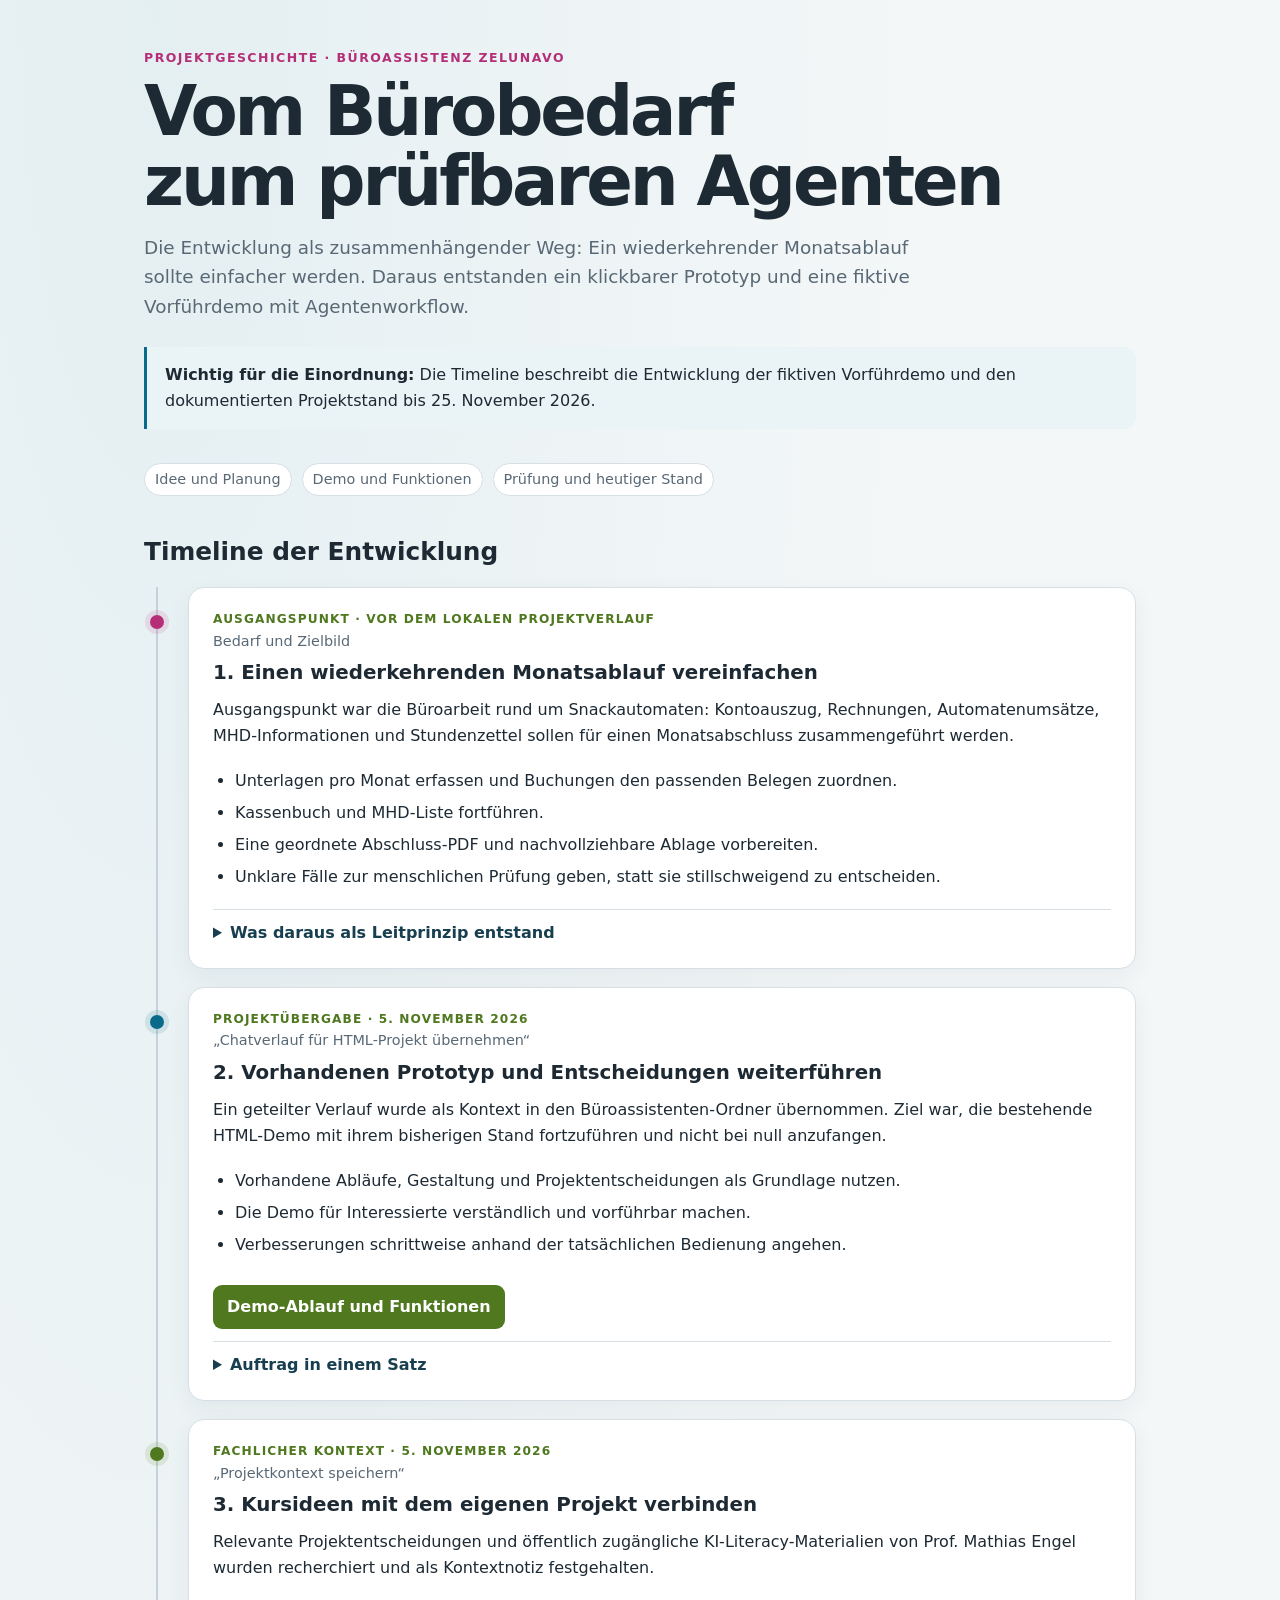
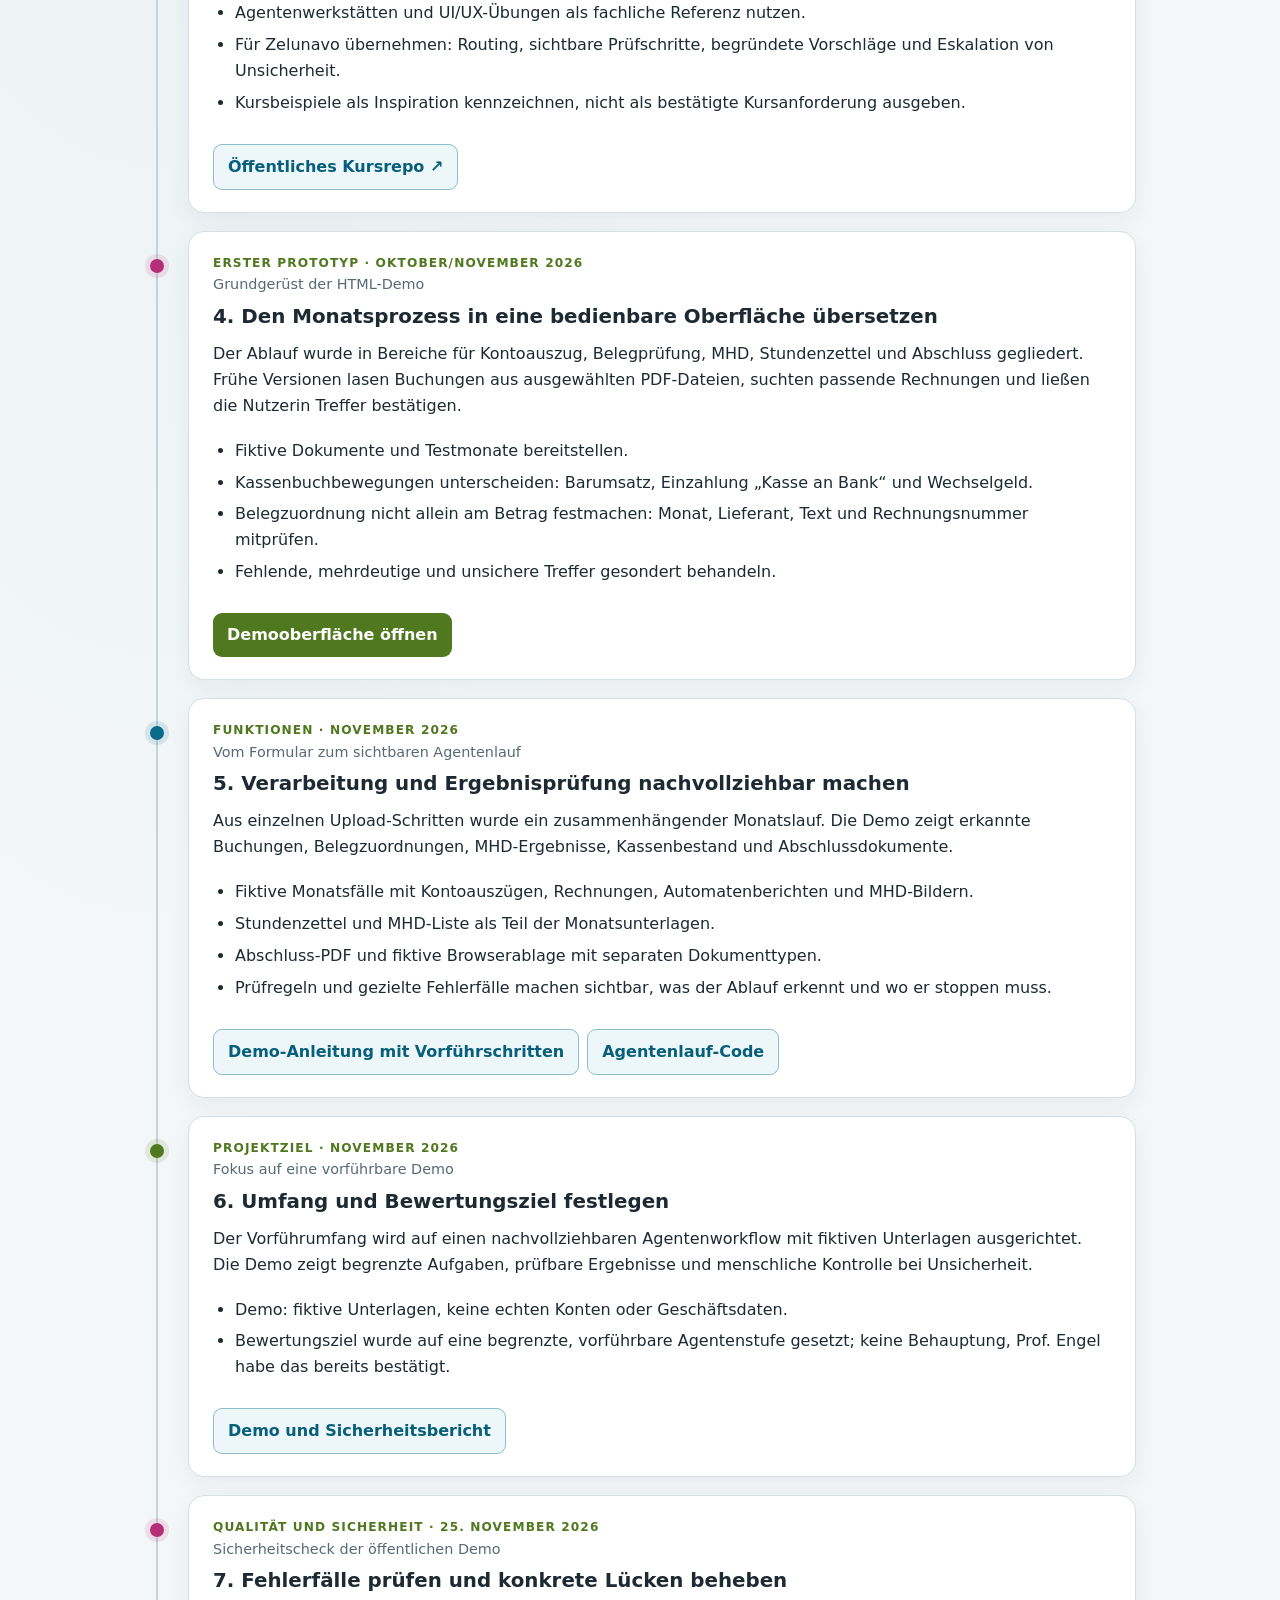
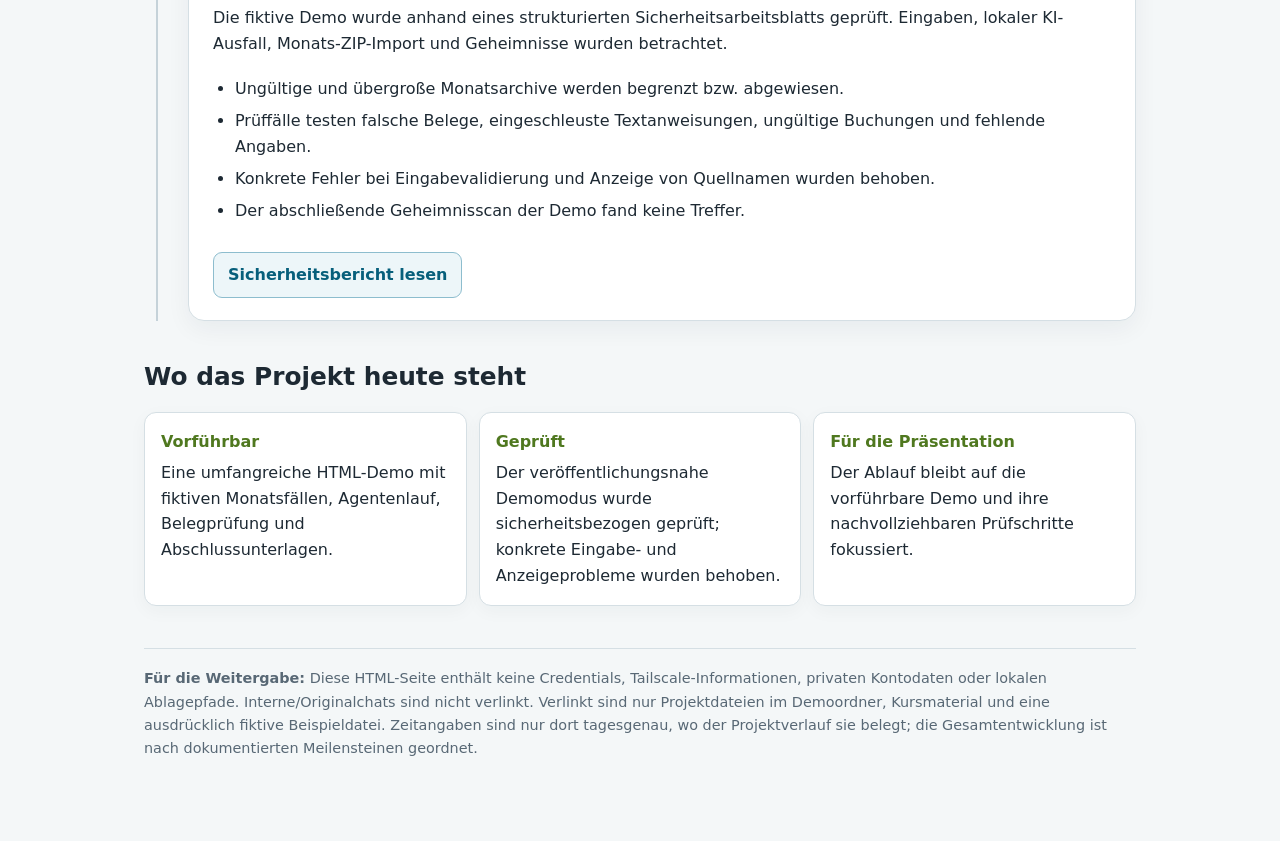
<file: Timeline_Gesamtprojekt_Zelunavo.html>
<!doctype html><html lang="de"><head><meta charset="utf-8"><meta name="viewport" content="width=device-width,initial-scale=1"><title>Zelunavo · Vom Bedarf zum Agenten</title><style>
:root{color-scheme:light;--bg:#f4f7f8;--panel:#fff;--line:#d5dfe4;--text:#1d2933;--muted:#586875;--pink:#b52f78;--green:#4f781f;--blue:#096a8a;--gold:#806018;--raised:#edf2f5}*{box-sizing:border-box}body{margin:0;background:radial-gradient(ellipse at 12% 0,#e4eff2,transparent 48%),var(--bg);color:var(--text);font:16px/1.62 system-ui,-apple-system,sans-serif}main{max-width:1040px;margin:auto;padding:48px 24px 80px}.eyebrow{color:var(--pink);font-size:.78rem;font-weight:750;letter-spacing:.12em;text-transform:uppercase}h1{font-size:clamp(2.4rem,6vw,4.3rem);line-height:1.02;letter-spacing:-.045em;margin:.5rem 0 1rem;color:var(--text)}h2{font-size:1.55rem;margin:36px 0 15px;color:var(--text)}.lead{font-size:1.15rem;color:var(--muted);max-width:800px}.callout{margin:25px 0 34px;padding:15px 18px;border-left:3px solid var(--blue);background:#eaf4f7;border-radius:0 12px 12px 0}.legend{display:flex;gap:10px;flex-wrap:wrap;margin:20px 0;color:var(--muted);font-size:.9rem}.legend span{border:1px solid var(--line);border-radius:20px;padding:4px 10px;background:#fff}.timeline{border-left:2px solid #c5d2d9;margin-left:12px;padding-left:30px}.item{position:relative;background:var(--panel);border:1px solid var(--line);border-radius:16px;padding:22px 24px;margin:0 0 18px;box-shadow:0 8px 24px rgba(24,40,56,.055)}.item:before{content:"";position:absolute;left:-39px;top:27px;width:14px;height:14px;border-radius:50%;background:var(--pink);box-shadow:0 0 0 5px #b52f7820}.item:nth-child(3n+2):before{background:var(--blue);box-shadow:0 0 0 5px #096a8a20}.item:nth-child(3n):before{background:var(--green);box-shadow:0 0 0 5px #4f781f20}.tag{font-size:.76rem;text-transform:uppercase;letter-spacing:.09em;color:var(--green);font-weight:750}.date{color:var(--muted);font-size:.9rem}h3{margin:4px 0 8px;font-size:1.24rem;color:var(--text)}p{margin:8px 0;color:var(--text)}ul{padding-left:22px;color:var(--text)}li{padding:3px 0}.btn{display:inline-block;border-radius:9px;background:#4f781f;color:#fff;text-decoration:none;font-weight:750;padding:9px 14px;margin-top:9px;margin-right:8px}.btn.secondary{background:#edf6f9;color:#075f7b;border:1px solid #8dbdce}.btn:hover{filter:brightness(.96)}details{margin-top:12px;border-top:1px solid var(--line);padding-top:10px;color:var(--muted)}summary{cursor:pointer;color:#183f50;font-weight:650}.status{display:grid;grid-template-columns:repeat(auto-fit,minmax(220px,1fr));gap:12px}.box{background:#fff;border:1px solid var(--line);border-radius:12px;padding:16px;box-shadow:0 5px 18px rgba(24,40,56,.04)}.box b{display:block;color:var(--green);margin-bottom:5px}.open{border-left:3px solid var(--gold);padding-left:14px}footer{border-top:1px solid var(--line);margin-top:42px;padding-top:18px;color:var(--muted);font-size:.9rem}@media(max-width:600px){main{padding:32px 17px}.timeline{padding-left:23px}.item{padding:18px}.item:before{left:-32px}}
</style></head><body><main>
<div class="eyebrow">Projektgeschichte · Büroassistenz Zelunavo</div>
<h1>Vom Bürobedarf<br>zum prüfbaren Agenten</h1>
<p class="lead">Die Entwicklung als zusammenhängender Weg: Ein wiederkehrender Monatsablauf sollte einfacher werden. Daraus entstanden ein klickbarer Prototyp und eine fiktive Vorführdemo mit Agentenworkflow.</p>
<div class="callout"><b>Wichtig für die Einordnung:</b> Die Timeline beschreibt die Entwicklung der fiktiven Vorführdemo und den dokumentierten Projektstand bis 25. November 2026.</div>
<div class="legend"><span>Idee und Planung</span><span>Demo und Funktionen</span><span>Prüfung und heutiger Stand</span></div>
<h2>Timeline der Entwicklung</h2><div class="timeline">
<section class="item"><div class="tag">Ausgangspunkt · vor dem lokalen Projektverlauf</div><div class="date">Bedarf und Zielbild</div><h3>1. Einen wiederkehrenden Monatsablauf vereinfachen</h3><p>Ausgangspunkt war die Büroarbeit rund um Snackautomaten: Kontoauszug, Rechnungen, Automatenumsätze, MHD-Informationen und Stundenzettel sollen für einen Monatsabschluss zusammengeführt werden.</p><ul><li>Unterlagen pro Monat erfassen und Buchungen den passenden Belegen zuordnen.</li><li>Kassenbuch und MHD-Liste fortführen.</li><li>Eine geordnete Abschluss-PDF und nachvollziehbare Ablage vorbereiten.</li><li>Unklare Fälle zur menschlichen Prüfung geben, statt sie stillschweigend zu entscheiden.</li></ul><details><summary>Was daraus als Leitprinzip entstand</summary><p>Der Assistent soll Arbeitsschritte sichtbar machen, Vorschläge begründen und die Nutzerin bei wichtigen oder unsicheren Entscheidungen einbeziehen.</p></details></section>
<section class="item"><div class="tag">Projektübergabe · 5. November 2026</div><div class="date">„Chatverlauf für HTML-Projekt übernehmen“</div><h3>2. Vorhandenen Prototyp und Entscheidungen weiterführen</h3><p>Ein geteilter Verlauf wurde als Kontext in den Büroassistenten-Ordner übernommen. Ziel war, die bestehende HTML-Demo mit ihrem bisherigen Stand fortzuführen und nicht bei null anzufangen.</p><ul><li>Vorhandene Abläufe, Gestaltung und Projektentscheidungen als Grundlage nutzen.</li><li>Die Demo für Interessierte verständlich und vorführbar machen.</li><li>Verbesserungen schrittweise anhand der tatsächlichen Bedienung angehen.</li></ul><a class="btn" href="github-upload/README.md">Demo-Ablauf und Funktionen</a><details><summary>Auftrag in einem Satz</summary><p>„Übernimm den relevanten Chatverlauf in den Projektkontext, damit wir im Ordner an der HTML-Seite weiterarbeiten können.“</p></details></section>
<section class="item"><div class="tag">Fachlicher Kontext · 5. November 2026</div><div class="date">„Projektkontext speichern“</div><h3>3. Kursideen mit dem eigenen Projekt verbinden</h3><p>Relevante Projektentscheidungen und öffentlich zugängliche KI-Literacy-Materialien von Prof. Mathias Engel wurden recherchiert und als Kontextnotiz festgehalten.</p><ul><li>Agentenwerkstätten und UI/UX-Übungen als fachliche Referenz nutzen.</li><li>Für Zelunavo übernehmen: Routing, sichtbare Prüfschritte, begründete Vorschläge und Eskalation von Unsicherheit.</li><li>Kursbeispiele als Inspiration kennzeichnen, nicht als bestätigte Kursanforderung ausgeben.</li></ul><a class="btn secondary" href="https://github.com/ProfEngel/KI-Literacy" target="_blank" rel="noopener">Öffentliches Kursrepo ↗</a></section>
<section class="item"><div class="tag">Erster Prototyp · Oktober/November 2026</div><div class="date">Grundgerüst der HTML-Demo</div><h3>4. Den Monatsprozess in eine bedienbare Oberfläche übersetzen</h3><p>Der Ablauf wurde in Bereiche für Kontoauszug, Belegprüfung, MHD, Stundenzettel und Abschluss gegliedert. Frühe Versionen lasen Buchungen aus ausgewählten PDF-Dateien, suchten passende Rechnungen und ließen die Nutzerin Treffer bestätigen.</p><ul><li>Fiktive Dokumente und Testmonate bereitstellen.</li><li>Kassenbuchbewegungen unterscheiden: Barumsatz, Einzahlung „Kasse an Bank“ und Wechselgeld.</li><li>Belegzuordnung nicht allein am Betrag festmachen: Monat, Lieferant, Text und Rechnungsnummer mitprüfen.</li><li>Fehlende, mehrdeutige und unsichere Treffer gesondert behandeln.</li></ul><a class="btn" href="Zelunavo-Demo-Paket.zip">Demooberfläche öffnen</a></section>
<section class="item"><div class="tag">Funktionen · November 2026</div><div class="date">Vom Formular zum sichtbaren Agentenlauf</div><h3>5. Verarbeitung und Ergebnisprüfung nachvollziehbar machen</h3><p>Aus einzelnen Upload-Schritten wurde ein zusammenhängender Monatslauf. Die Demo zeigt erkannte Buchungen, Belegzuordnungen, MHD-Ergebnisse, Kassenbestand und Abschlussdokumente.</p><ul><li>Fiktive Monatsfälle mit Kontoauszügen, Rechnungen, Automatenberichten und MHD-Bildern.</li><li>Stundenzettel und MHD-Liste als Teil der Monatsunterlagen.</li><li>Abschluss-PDF und fiktive Browserablage mit separaten Dokumenttypen.</li><li>Prüfregeln und gezielte Fehlerfälle machen sichtbar, was der Ablauf erkennt und wo er stoppen muss.</li></ul><a class="btn secondary" href="README.md">Demo-Anleitung mit Vorführschritten</a><a class="btn secondary" href="Zelunavo-Demo-Paket.zip">Agentenlauf-Code</a></section>
<section class="item"><div class="tag">Projektziel · November 2026</div><div class="date">Fokus auf eine vorführbare Demo</div><h3>6. Umfang und Bewertungsziel festlegen</h3><p>Der Vorführumfang wird auf einen nachvollziehbaren Agentenworkflow mit fiktiven Unterlagen ausgerichtet. Die Demo zeigt begrenzte Aufgaben, prüfbare Ergebnisse und menschliche Kontrolle bei Unsicherheit.</p><ul><li>Demo: fiktive Unterlagen, keine echten Konten oder Geschäftsdaten.</li><li>Bewertungsziel wurde auf eine begrenzte, vorführbare Agentenstufe gesetzt; keine Behauptung, Prof. Engel habe das bereits bestätigt.</li></ul><a class="btn secondary" href="README.md">Demo und Sicherheitsbericht</a></section>

<section class="item"><div class="tag">Qualität und Sicherheit · 25. November 2026</div><div class="date">Sicherheitscheck der öffentlichen Demo</div><h3>7. Fehlerfälle prüfen und konkrete Lücken beheben</h3><p>Die fiktive Demo wurde anhand eines strukturierten Sicherheitsarbeitsblatts geprüft. Eingaben, lokaler KI-Ausfall, Monats-ZIP-Import und Geheimnisse wurden betrachtet.</p><ul><li>Ungültige und übergroße Monatsarchive werden begrenzt bzw. abgewiesen.</li><li>Prüffälle testen falsche Belege, eingeschleuste Textanweisungen, ungültige Buchungen und fehlende Angaben.</li><li>Konkrete Fehler bei Eingabevalidierung und Anzeige von Quellnamen wurden behoben.</li><li>Der abschließende Geheimnisscan der Demo fand keine Treffer.</li></ul><a class="btn secondary" href="github-upload/SICHERHEITSCHECK_DEMOMODUS.md">Sicherheitsbericht lesen</a></section>
</div>
<h2>Wo das Projekt heute steht</h2><div class="status"><div class="box"><b>Vorführbar</b>Eine umfangreiche HTML-Demo mit fiktiven Monatsfällen, Agentenlauf, Belegprüfung und Abschlussunterlagen.</div><div class="box"><b>Geprüft</b>Der veröffentlichungsnahe Demomodus wurde sicherheitsbezogen geprüft; konkrete Eingabe- und Anzeigeprobleme wurden behoben.</div><div class="box"><b>Für die Präsentation</b>Der Ablauf bleibt auf die vorführbare Demo und ihre nachvollziehbaren Prüfschritte fokussiert.</div></div>
<footer><b>Für die Weitergabe:</b> Diese HTML-Seite enthält keine Credentials, Tailscale-Informationen, privaten Kontodaten oder lokalen Ablagepfade. Interne/Originalchats sind nicht verlinkt. Verlinkt sind nur Projektdateien im Demoordner, Kursmaterial und eine ausdrücklich fiktive Beispieldatei. Zeitangaben sind nur dort tagesgenau, wo der Projektverlauf sie belegt; die Gesamtentwicklung ist nach dokumentierten Meilensteinen geordnet.</footer>
</main></body></html>
</file>
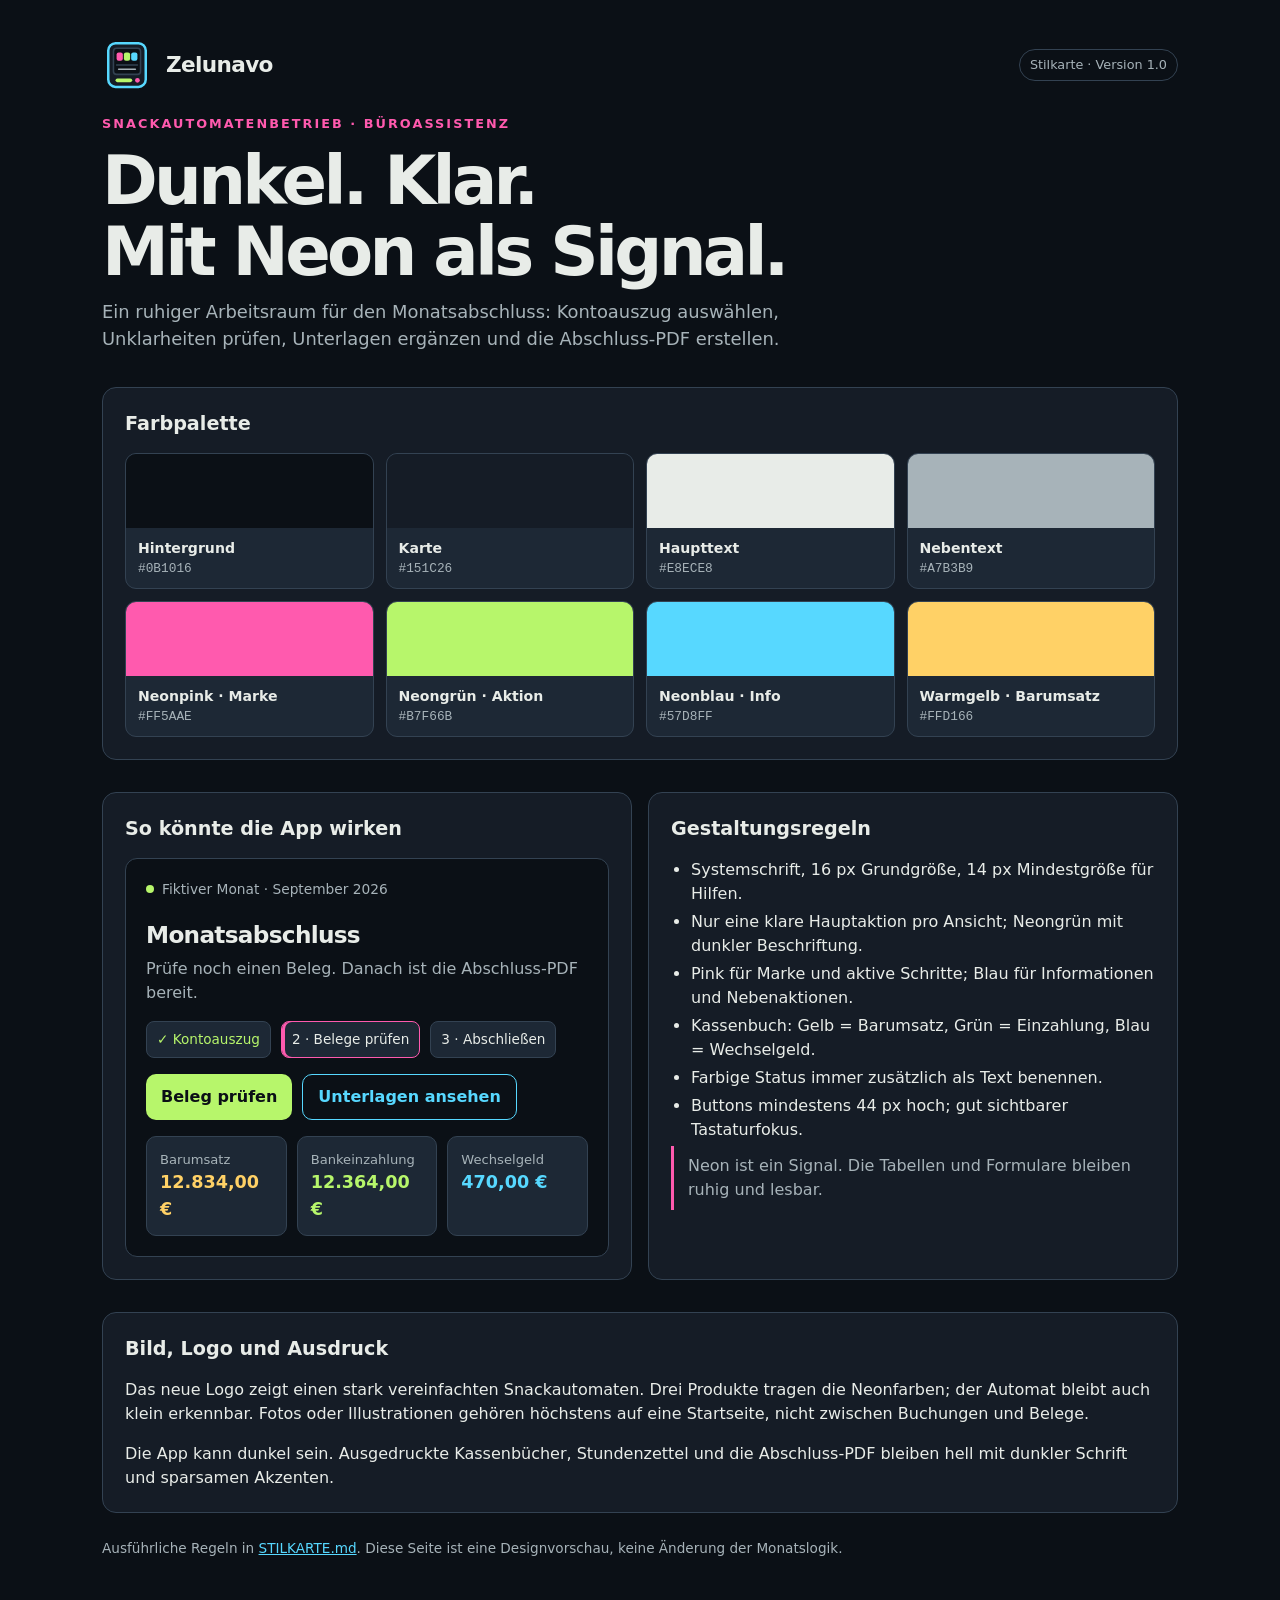
<file: github-upload/stilkarte.html>
<!doctype html>
<html lang="de">
<head>
<meta charset="utf-8">
<meta name="viewport" content="width=device-width, initial-scale=1">
<title>Stilkarte · Zelunavo</title>
<style>
:root{--bg:#0B1016;--card:#151C26;--raised:#1D2835;--line:#334252;--text:#E8ECE8;--muted:#A7B3B9;--pink:#FF5AAE;--green:#B7F66B;--blue:#57D8FF;--yellow:#FFD166;--warning:#FFCF70;--error:#FF8E9C}
*{box-sizing:border-box}html{color-scheme:dark}body{margin:0;background:var(--bg);color:var(--text);font:16px/1.5 system-ui,-apple-system,"Segoe UI",sans-serif}main{max-width:1120px;margin:auto;padding:40px 22px 70px}h1,h2,h3,p{margin-top:0}h1{font-size:clamp(2.2rem,6vw,4.2rem);line-height:1.05;letter-spacing:-.055em;margin-bottom:12px}h2{font-size:1.2rem;margin-bottom:14px}h3{font-size:1rem;margin-bottom:8px}.eyebrow{color:var(--pink);font-size:.8rem;font-weight:800;letter-spacing:.16em;text-transform:uppercase}.lead{font-size:1.12rem;color:var(--muted);max-width:760px}.brand{display:flex;align-items:center;gap:14px;margin-bottom:24px}.brand img{width:50px;height:50px}.brand strong{font-size:1.35rem;letter-spacing:-.03em}.tag{display:inline-block;border:1px solid var(--line);border-radius:999px;padding:5px 10px;color:var(--muted);font-size:.8rem;margin-left:auto}.grid{display:grid;grid-template-columns:repeat(2,minmax(0,1fr));gap:16px}.panel{background:var(--card);border:1px solid var(--line);border-radius:14px;padding:22px;margin-top:16px}.panel p:last-child{margin-bottom:0}.span2{grid-column:span 2}.swatches{display:grid;grid-template-columns:repeat(4,minmax(0,1fr));gap:12px}.swatch{border:1px solid var(--line);border-radius:11px;overflow:hidden;background:var(--raised)}.swatch-color{height:74px;background:var(--color)}.swatch-body{padding:10px 12px}.swatch strong,.swatch code{display:block}.swatch strong{font-size:.88rem}.swatch code{font-size:.8rem;color:var(--muted)}.muted{color:var(--muted)}.demo-shell{padding:20px;border:1px solid var(--line);border-radius:12px;background:var(--bg)}.demo-header{display:flex;align-items:center;gap:8px;color:var(--muted);font-size:.86rem;margin-bottom:18px}.dot{width:8px;height:8px;border-radius:50%;background:var(--green)}.demo-title{font-size:1.45rem;font-weight:750;letter-spacing:-.03em;margin-bottom:5px}.demo-actions{display:flex;flex-wrap:wrap;gap:10px;margin:16px 0}.button{display:inline-flex;align-items:center;justify-content:center;min-height:44px;padding:10px 15px;border-radius:10px;font:inherit;font-weight:750;text-decoration:none}.primary{background:var(--green);color:var(--bg)}.secondary{color:var(--blue);border:1px solid var(--blue);background:transparent}.button:focus-visible,a:focus-visible{outline:3px solid var(--blue);outline-offset:3px}.steps{display:flex;flex-wrap:wrap;gap:10px;margin:0;padding:0;list-style:none}.steps li{padding:7px 10px;border-radius:8px;background:var(--raised);border:1px solid var(--line);font-size:.85rem}.steps .active{border-color:var(--pink);box-shadow:inset 3px 0 var(--pink)}.steps .done{color:var(--green)}.ledger{display:grid;grid-template-columns:repeat(3,1fr);gap:10px}.ledger>div{border:1px solid var(--line);border-radius:10px;padding:13px;background:var(--raised)}.ledger span{display:block;font-size:.82rem;color:var(--muted)}.ledger strong{display:block;font-size:1.1rem;font-variant-numeric:tabular-nums}.income strong{color:var(--yellow)}.deposit strong{color:var(--green)}.change strong{color:var(--blue)}ul{padding-left:20px;margin:8px 0 0}.notes li{margin:4px 0}.rule{border-left:3px solid var(--pink);padding:8px 0 8px 14px;color:var(--muted)}footer{margin-top:25px;color:var(--muted);font-size:.85rem}footer a{color:var(--blue)}@media(max-width:760px){.grid{grid-template-columns:1fr}.span2{grid-column:auto}.swatches{grid-template-columns:repeat(2,1fr)}}@media(max-width:520px){main{padding:24px 16px 50px}.swatches{grid-template-columns:repeat(2,1fr)}.ledger{grid-template-columns:1fr}.tag{display:none}}@media print{html{color-scheme:light}body{background:#fff;color:#111}main{padding:12mm}.panel,.demo-shell,.swatch,.ledger>div{break-inside:avoid}a{color:#111}}
</style>
</head>
<body>
<main>
  <div class="brand"><img src="zelunavo-logo.svg" alt="Stilisiertes Zelunavo-Automatenlogo"><strong>Zelunavo</strong><span class="tag">Stilkarte · Version 1.0</span></div>
  <p class="eyebrow">Snackautomatenbetrieb · Büroassistenz</p>
  <h1>Dunkel. Klar.<br>Mit Neon als Signal.</h1>
  <p class="lead">Ein ruhiger Arbeitsraum für den Monatsabschluss: Kontoauszug auswählen, Unklarheiten prüfen, Unterlagen ergänzen und die Abschluss-PDF erstellen.</p>

  <div class="grid">
    <section class="panel span2" aria-labelledby="farben"><h2 id="farben">Farbpalette</h2><div class="swatches">
      <div class="swatch" style="--color:#0B1016"><div class="swatch-color"></div><div class="swatch-body"><strong>Hintergrund</strong><code>#0B1016</code></div></div>
      <div class="swatch" style="--color:#151C26"><div class="swatch-color"></div><div class="swatch-body"><strong>Karte</strong><code>#151C26</code></div></div>
      <div class="swatch" style="--color:#E8ECE8"><div class="swatch-color"></div><div class="swatch-body"><strong>Haupttext</strong><code>#E8ECE8</code></div></div>
      <div class="swatch" style="--color:#A7B3B9"><div class="swatch-color"></div><div class="swatch-body"><strong>Nebentext</strong><code>#A7B3B9</code></div></div>
      <div class="swatch" style="--color:#FF5AAE"><div class="swatch-color"></div><div class="swatch-body"><strong>Neonpink · Marke</strong><code>#FF5AAE</code></div></div>
      <div class="swatch" style="--color:#B7F66B"><div class="swatch-color"></div><div class="swatch-body"><strong>Neongrün · Aktion</strong><code>#B7F66B</code></div></div>
      <div class="swatch" style="--color:#57D8FF"><div class="swatch-color"></div><div class="swatch-body"><strong>Neonblau · Info</strong><code>#57D8FF</code></div></div>
      <div class="swatch" style="--color:#FFD166"><div class="swatch-color"></div><div class="swatch-body"><strong>Warmgelb · Barumsatz</strong><code>#FFD166</code></div></div>
    </div></section>

    <section class="panel" aria-labelledby="beispiel"><h2 id="beispiel">So könnte die App wirken</h2><div class="demo-shell"><div class="demo-header"><span class="dot"></span> Fiktiver Monat · September 2026</div><div class="demo-title">Monatsabschluss</div><p class="muted">Prüfe noch einen Beleg. Danach ist die Abschluss-PDF bereit.</p><ol class="steps"><li class="done">✓ Kontoauszug</li><li class="active">2 · Belege prüfen</li><li>3 · Abschließen</li></ol><div class="demo-actions"><span class="button primary">Beleg prüfen</span><span class="button secondary">Unterlagen ansehen</span></div><div class="ledger"><div class="income"><span>Barumsatz</span><strong>12.834,00 €</strong></div><div class="deposit"><span>Bankeinzahlung</span><strong>12.364,00 €</strong></div><div class="change"><span>Wechselgeld</span><strong>470,00 €</strong></div></div></div></section>

    <section class="panel" aria-labelledby="regeln"><h2 id="regeln">Gestaltungsregeln</h2><ul class="notes"><li>Systemschrift, 16 px Grundgröße, 14 px Mindestgröße für Hilfen.</li><li>Nur eine klare Hauptaktion pro Ansicht; Neongrün mit dunkler Beschriftung.</li><li>Pink für Marke und aktive Schritte; Blau für Informationen und Nebenaktionen.</li><li>Kassenbuch: Gelb = Barumsatz, Grün = Einzahlung, Blau = Wechselgeld.</li><li>Farbige Status immer zusätzlich als Text benennen.</li><li>Buttons mindestens 44 px hoch; gut sichtbarer Tastaturfokus.</li></ul><p class="rule">Neon ist ein Signal. Die Tabellen und Formulare bleiben ruhig und lesbar.</p></section>

    <section class="panel span2" aria-labelledby="ausdruck"><h2 id="ausdruck">Bild, Logo und Ausdruck</h2><p>Das neue Logo zeigt einen stark vereinfachten Snackautomaten. Drei Produkte tragen die Neonfarben; der Automat bleibt auch klein erkennbar. Fotos oder Illustrationen gehören höchstens auf eine Startseite, nicht zwischen Buchungen und Belege.</p><p>Die App kann dunkel sein. Ausgedruckte Kassenbücher, Stundenzettel und die Abschluss-PDF bleiben hell mit dunkler Schrift und sparsamen Akzenten.</p></section>
  </div>
  <footer>Ausführliche Regeln in <a href="STILKARTE.md">STILKARTE.md</a>. Diese Seite ist eine Designvorschau, keine Änderung der Monatslogik.</footer>
</main>
</body>
</html>
</file>
<file: github-upload/theme-dark.css>
/* DESIGN FREEZE 1.0 · Zelunavo Stilkarte · 12.11.2026
   Palette and component roles are stable. Change only when the user requests a new visual direction. */
/* Keep the approved palette intact in browsers using a forced color palette. */
@media (forced-colors: active) { :root { forced-color-adjust: none; } }
:root {
  color-scheme: only dark;
  --ink: #E8ECE8;
  --muted: #A7B3B9;
  --red: #B7F66B;
  --red-dark: #57D8FF;
  --line: #334252;
  --paper: #151C26;
  --bg: #0B1016;
  --amber: #FFCF70;
  --pink: #FF5AAE;
  --green: #B7F66B;
  --blue: #57D8FF;
  --yellow: #FFD166;
  --raised: #1D2835;
}

body { background: var(--bg); color: var(--ink); }
header { background: #101720; border-bottom-color: var(--line); }
.brand { color: var(--ink); }
.brand img { width: 42px; height: 42px; }
.local { background: #2B1930; color: var(--pink); border: 1px solid #6C3458; }
.eyebrow { color: var(--pink); font-weight: 750; letter-spacing: .1em; }
h1, h2, h3, strong { color: var(--ink); }
.intro, .sample p, .card p, .foot { color: var(--muted); }
.foot strong { color: var(--ink); }

.callout { background: #211B2B; border-color: #6C3458; color: var(--muted); }
.callout strong { color: var(--pink); }
.sample, .card { background: var(--paper); border-color: var(--line); }
.sample { box-shadow: 0 16px 42px rgba(0,0,0,.12); }
.sample a, .sample a:not(.status), a { color: var(--blue); }
a:hover { color: #9BEAFF; }

button { min-height: 44px; background: var(--green); color: var(--bg); font-weight: 700; border-radius: 10px; }
button:hover { background: #D1FF96; color: var(--bg); }
button:focus-visible, a:focus-visible, summary:focus-visible,
input:focus-visible, select:focus-visible { outline: 3px solid var(--blue); outline-offset: 3px; }
.sample button:disabled, .sample button:disabled:hover {
  background: #33404A; color: #C0CBD0; border-color: #485561; cursor: not-allowed;
}
.secondary, #demo-print, #demo-cashbook-download, #demo-sales-download,
#demo-mhd-xlsx, #demo-mhd-pdf {
  background: transparent; color: var(--blue); border: 1px solid var(--blue);
}
.secondary:hover, #demo-print:hover, #demo-cashbook-download:hover,
#demo-sales-download:hover, #demo-mhd-xlsx:hover, #demo-mhd-pdf:hover {
  background: #17313F; color: #A9ECFF; border-color: #A9ECFF;
}
.small-action { min-height: 32px; background: var(--raised); color: var(--blue); border-color: var(--line); }
.small-action:hover { background: #243849; color: #A9ECFF; }
.icon { background: #2B1930; color: var(--pink); }

.steps a { background: var(--paper); color: var(--ink); border-color: var(--line); }
.steps a:hover { background: var(--raised); border-color: var(--pink); color: var(--ink); }
.steps a[aria-current="location"] { border-color: var(--pink); box-shadow: inset 3px 0 var(--pink); }
.step-number { background: #2B1930; color: var(--pink); }
.steps a[aria-current="location"] .step-number { background: var(--pink); color: var(--bg); }

.file-box { background: var(--raised); border-color: var(--line); }
.file-box label, .timesheet-meta label { color: var(--ink); }
input, select, textarea { color: var(--ink); background: var(--raised); border-color: var(--line); }
input::placeholder, textarea::placeholder { color: var(--muted); }
input[type="date"], input[type="time"] { color-scheme: dark; }
#month { background: var(--raised) !important; color: var(--ink) !important; border-color: var(--line) !important; }
.sample input[type="file"] { color: var(--muted); background: transparent; }
.sample input[type="file"]::file-selector-button {
  background: #17313F; color: var(--blue); border-color: var(--blue);
}
.sample input[type="file"]::file-selector-button:hover { background: #204153; }
#cashbook-editor input, .timesheet-meta input, .timesheet-table input,
#review-table input, .cashbook-note input {
  background: var(--raised); color: var(--ink); border: 1px solid var(--line);
  border-radius: 7px; font: inherit;
}
#review-table input { min-height: 38px; padding: 7px 9px; max-width: 100%; }
#review-table input[aria-label^="Betrag"] { font-variant-numeric: tabular-nums; text-align: right; }
#demo-mhd-table input { min-height: 38px; padding: 7px 9px; border: 1px solid var(--line); border-radius: 7px; font: inherit; }
#demo-mhd-table input[data-field="article"] { min-width: 220px; width: 100%; }
#demo-mhd-table input[data-field="quantity"] { width: 85px; }
#demo-mhd-table input[data-field="expiry"] { width: 135px; }
.timesheet-table input { color-scheme: dark; }

th, td { border-bottom-color: var(--line); }
th { color: #BEC9CD; }
tbody tr:hover { background: rgba(87,216,255,.045); }
#review-table, #final-list, #demo-mhd-table { background: var(--paper); }
#review-table table, #final-list table, #demo-mhd-table table { color: var(--ink); }
#review-table td, #final-list td { overflow-wrap: anywhere; }
#cashbook-editor td:nth-child(2), #cashbook-editor td:nth-child(3),
#cashbook-editor th:last-child, #cashbook-editor tfoot th { font-variant-numeric: tabular-nums; }

.result { background: #2A251B; color: var(--amber); border: 1px solid #665134; }
.result strong { color: var(--amber); }
.result.ok { background: #182B20; color: var(--green); border-color: #446B3A; }
.result.ok strong { color: var(--green); }
.status { color: var(--amber); }
.sample p.result, .sample p.status { color: var(--amber); }
.sample p.result.ok { color: var(--green); }
#pdf-text { background: var(--raised) !important; color: var(--ink); border-color: var(--line) !important; }
#pdf-details summary, .more-tasks > summary { color: var(--blue); cursor: pointer; }
#pdf-details summary:hover, .more-tasks > summary:hover { color: #A9ECFF; }

.cashbook-month-picker > summary { background: var(--raised); color: var(--blue); border-color: var(--blue); }
.cashbook-months button { background: var(--raised); color: var(--ink); border-color: var(--line); }
.cashbook-months button:hover { background: #283746; color: var(--ink); }
.cashbook-months button.active { background: var(--green); border-color: var(--green); color: var(--bg); }
.cashbook-summary > div { background: var(--raised); border-color: var(--line); }
.cashbook-summary span { color: var(--muted); }
.cashbook-summary strong { color: var(--ink); font-variant-numeric: tabular-nums; }
.cashbook-summary > div:last-child strong { color: var(--green); }
.cashbook-group { border: 1px solid var(--line); }
.cashbook-group table { background: var(--paper); }
.cashbook-group tfoot { background: var(--raised); color: var(--ink); }
.cashbook-income { background: #29271B; border-color: #695D36; }
.cashbook-income h3, .cashbook-income tfoot th { color: var(--yellow); }
.cashbook-deposits { background: #1B2B21; border-color: #466B40; }
.cashbook-deposits h3, .cashbook-deposits tfoot th { color: var(--green); }
.cashbook-change { background: #172C37; border-color: #38657B; }
.cashbook-change h3, .cashbook-change tfoot th { color: var(--blue); }

.demo-archive { background: var(--raised); border-color: var(--line); }
.demo-archive details { background: var(--paper); border-color: var(--line); }
.demo-archive summary { color: var(--blue); }
.demo-archive li { color: var(--muted); }
#demo-components li::marker { color: var(--pink); font-weight: 800; }

@media (max-width: 680px) {
  header { gap: 8px; }
  .brand img { width: 38px; height: 38px; }
  .sample { box-shadow: none; }
}

@media print {
  :root { color-scheme: light; }
  body { background: #fff; color: #111; }
  .sample, .card, .cashbook-group, .demo-archive { background: #fff; color: #111; box-shadow: none; }
  h1, h2, h3, strong, th, td { color: #111; }
}
.outcome-panel{margin:14px 0 20px;padding:16px;border:1px solid var(--line);border-radius:12px;background:var(--raised)}
.outcome-panel h3{margin:0 0 12px;font-size:1rem}
.outcome-bar{display:flex;overflow:hidden;height:15px;border-radius:99px;background:var(--line)}
.outcome-bar span{display:block;width:0;transition:width .2s ease}
.outcome-bar #outcome-auto{background:var(--green)}
.outcome-bar #outcome-reviewed{background:var(--blue)}
.outcome-bar #outcome-open{background:#ff7777}
.outcome-legend{display:flex;gap:12px 22px;flex-wrap:wrap;margin-top:12px;color:var(--muted);font-size:.85rem}
.outcome-legend span{display:inline-flex;align-items:center;gap:6px}
.outcome-legend i{width:10px;height:10px;border-radius:50%;background:var(--green)}
.outcome-legend i.reviewed{background:var(--blue)}.outcome-legend i.open{background:#ff7777}
.outcome-legend b{color:var(--ink)}
#source-connectors{display:grid;gap:8px;padding-left:22px}
#source-connectors code{display:block;margin-top:3px;color:var(--muted);font-size:.82rem}
.agent-dropdown{border:1px solid var(--line);border-radius:12px;background:var(--raised);overflow:hidden}
.agent-dropdown-summary{display:flex;align-items:center;gap:12px;padding:16px 18px;cursor:pointer;list-style:none;color:var(--ink)}
.agent-dropdown-summary::-webkit-details-marker{display:none}
.agent-dropdown-summary::after{content:"⌄";margin-left:auto;color:var(--blue);font-size:1.35rem;transition:transform .18s ease}
.agent-dropdown[open]>.agent-dropdown-summary::after{transform:rotate(180deg)}
.agent-dropdown-summary:hover h2{color:var(--blue)}
.agent-dropdown-summary h2{margin:0;font-size:1.08rem}
.agent-dropdown-body{padding:0 18px 18px}
.agent-dropdown-body>.agent-grid{margin-top:0}
.month-package-tools{width:100%;margin:8px 0 12px;padding:12px 14px;border:1px solid var(--line);border-radius:10px;background:var(--raised)}
.month-package-tools>summary{cursor:pointer;color:var(--blue);font-weight:700}
.month-package-tools>p{margin:10px 0;color:var(--muted);font-size:.9rem}
.month-package-tools .file-box{margin:10px 0}

/* Local Gmail controls inherit the same quiet disclosure treatment as the workflow. */
#gmail-local-controls { border: 1px solid var(--line); border-radius: 10px; padding: 12px 14px; background: var(--raised); }
#gmail-local-controls > summary { color: var(--blue); cursor: pointer; font-weight: 700; }
#gmail-local-controls > p { color: var(--muted); }
#qwen-project-question { border: 1px solid var(--line); border-radius: 10px; padding: 12px 14px; background: var(--raised); margin-top: 18px; }
#qwen-project-question > summary { color: var(--blue); cursor: pointer; font-weight: 700; }
#qwen-project-question textarea { width: 100%; min-height: 90px; padding: 10px 46px 10px 10px; border: 1px solid var(--line); border-radius: 8px; font: inherit; resize: vertical; }
#qwen-project-answer { white-space: pre-wrap; overflow-wrap: anywhere; }
.gmail-review-summary { border-left: 3px solid var(--pink); }
</file>
